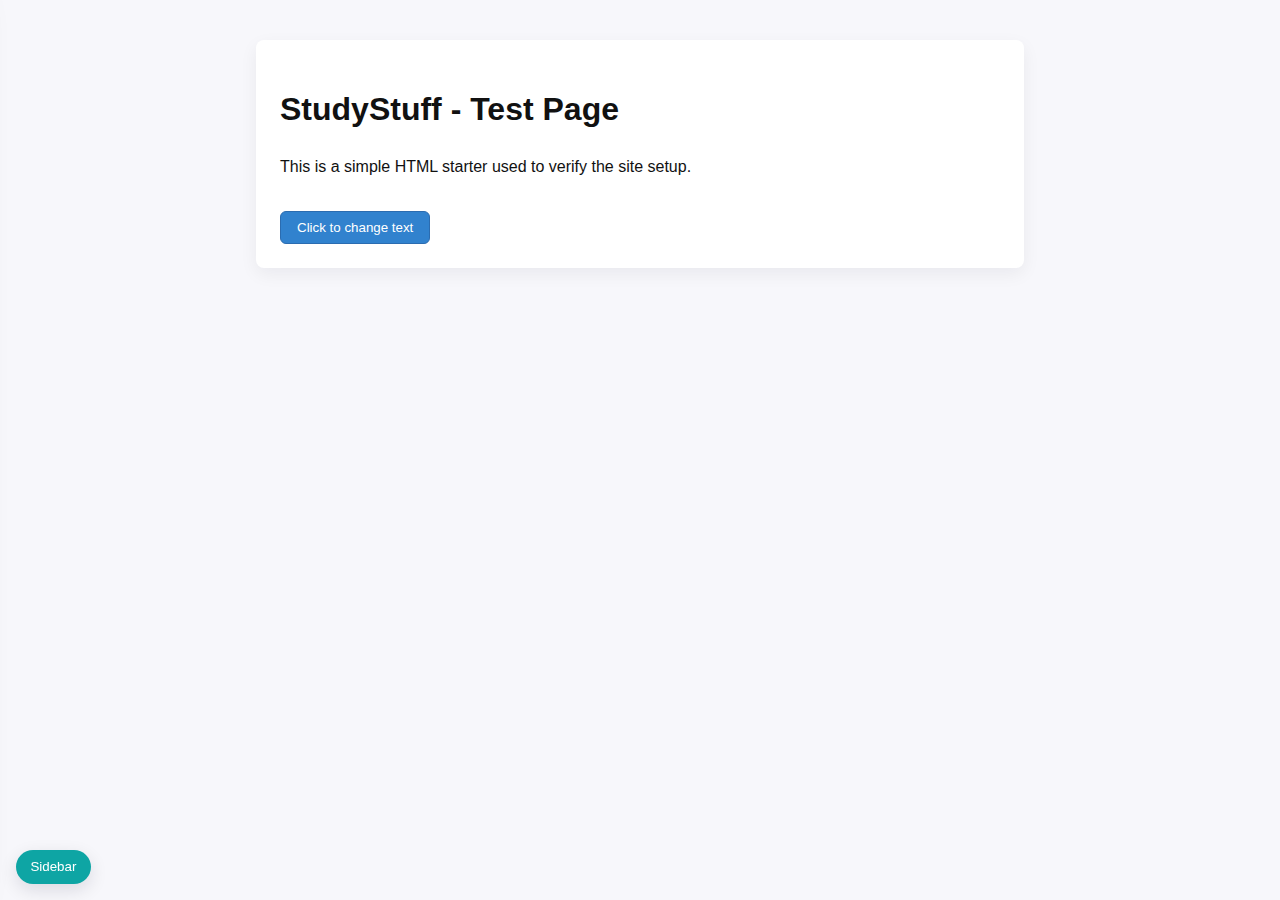
<file: index.html>
<!doctype html>
<html lang="en">
	<head>
		<meta charset="utf-8" />
		<meta name="viewport" content="width=device-width,initial-scale=1" />
		<title>StudyStuff - Test Page</title>
		<style>
			body{font-family:Segoe UI,Roboto,Arial,sans-serif;line-height:1.5;padding:2rem;background:#f7f7fb;color:#111}
			main{max-width:720px;margin:0 auto;background:#fff;padding:1.5rem;border-radius:8px;box-shadow:0 6px 18px rgba(20,20,40,0.06)}
			button{margin-top:1rem;padding:0.5rem 1rem;border-radius:6px;border:1px solid #2b6cb0;background:#3182ce;color:#fff;cursor:pointer}

			/* Sidebar styles similar to 24flight behavior */
			#sidebar-overlay{position:fixed;inset:0;background:rgba(0,0,0,0.35);opacity:0;pointer-events:none;transition:opacity .18s ease;z-index:1190}
			#sidebar-overlay.visible{opacity:1;pointer-events:auto}
			#sidebar{position:fixed;left:0;top:0;height:100%;width:320px;max-width:90vw;background:#fff;border-right:1px solid rgba(0,0,0,0.06);box-shadow:10px 0 30px rgba(20,20,40,0.12);transform:translateX(-110%);transition:transform .22s cubic-bezier(.2,.9,.3,1);display:flex;flex-direction:column;z-index:1200}
			#sidebar.open{transform:translateX(0)}
			#sidebar .sidebar-header{padding:1rem;border-bottom:1px solid rgba(0,0,0,0.04);display:flex;align-items:center;justify-content:space-between}
			#sidebar .sidebar-body{padding:1rem;overflow:auto;flex:1}
			#sidebar .sidebar-body li{cursor:pointer;padding:0.15rem 0.25rem;border-radius:4px}
			#sidebar .sidebar-body li:hover{background:rgba(37,99,235,0.06)}
			#sidebar .sidebar-body li.active{background:rgba(14,165,164,0.12);font-weight:600}
			#open-sidebar-btn{position:fixed;left:1rem;bottom:1rem;z-index:1300;padding:0.6rem 0.9rem;border-radius:999px;border:none;background:#0ea5a4;color:#fff;box-shadow:0 6px 18px rgba(20,20,40,0.12);cursor:pointer}
			#sidebar .close-btn{background:transparent;border:none;font-size:1.1rem;cursor:pointer}
			/* Sidebar action buttons */
			.sidebar-actions{display:flex;gap:0.5rem;flex-wrap:wrap;margin-bottom:0.75rem}
			.sidebar-link{display:inline-block;padding:0.4rem 0.75rem;background:#0ea5a4;color:#fff;border-radius:6px;text-decoration:none;font-weight:600}
			.sidebar-link.secondary{background:#2563eb}
		</style>
	</head>
	<body>
		<!-- Sidebar and controls: placed as direct children of body so fixed positioning works reliably -->
		<button id="open-sidebar-btn" type="button">Sidebar</button>
		<div id="sidebar-overlay"></div>
		<aside id="sidebar" aria-hidden="true">
		  <div class="sidebar-header">
			<strong>StudyStuff:</strong>
			<button class="close-btn" id="close-sidebar" aria-label="Close sidebar">✕</button>
		  </div>
		  <div class="sidebar-body">
						<!-- action buttons removed per request -->
			<section>
			  <h3>Testing:</h3>
								<ul>
									<li class="sidebar-item" data-id="act">ACT</li>
									<li class="sidebar-item" data-id="sat">SAT</li>
									<li class="sidebar-item" data-id="psat">PSAT</li>
								</ul>
			</section>
			<section>
			  <h3>Math:</h3>
								<ul>
									<li class="sidebar-item" data-id="math3">Math III</li>
								</ul>
			</section>
			<section>
			  <h3>History:</h3>
								<ul>
									<li class="sidebar-item" data-id="apworld">AP World History</li>
								</ul>
			</section>
			<section>
			  <h3>Science:</h3>
								<ul>
									<li class="sidebar-item" data-id="bio1">Biology I Honors</li>
								</ul>
			</section>
		  </div>
		</aside>

		<main>
			<h1>StudyStuff - Test Page</h1>
			<p id="message">This is a simple HTML starter used to verify the site setup.</p>
			<button id="testBtn">Click to change text</button>
			<script>
				const btn = document.getElementById('testBtn');
				const msg = document.getElementById('message');
				btn.addEventListener('click', ()=>{
					const now = new Date().toLocaleTimeString();
					msg.textContent = `Button clicked at ${now}`;
				});


				/* Sidebar: use static markup and DOMContentLoaded to ensure elements exist */
			</script>
			<script>
				(function initSidebar(){
					const openBtn = document.getElementById('open-sidebar-btn');
					const overlay = document.getElementById('sidebar-overlay');
					const sidebar = document.getElementById('sidebar');
					const closeBtn = document.getElementById('close-sidebar');

					if (!openBtn || !overlay || !sidebar || !closeBtn) return;

					function showSidebar(){
						sidebar.classList.add('open');
						overlay.classList.add('visible');
						sidebar.setAttribute('aria-hidden', 'false');
					}
					function hideSidebar(){
						sidebar.classList.remove('open');
						overlay.classList.remove('visible');
						sidebar.setAttribute('aria-hidden', 'true');
					}

					openBtn.addEventListener('click', showSidebar);
					closeBtn.addEventListener('click', hideSidebar);
					overlay.addEventListener('click', hideSidebar);
					// Sidebar item click behavior: update main content
					const contentMsg = document.getElementById('message');
					const sidebarItems = Array.from(document.querySelectorAll('.sidebar-item'));
					sidebarItems.forEach(item=>{
						item.addEventListener('click', ()=>{
							const id = item.dataset.id;
							if (id) window.location.href = `${id}.html`;
						});
					});
					document.addEventListener('keydown', (e)=>{ if (e.key === 'Escape') hideSidebar(); });
					// hide when clicking main content
					document.querySelector('main').addEventListener('click', ()=>{ if (sidebar.classList.contains('open')) hideSidebar(); });
				})();
			</script>
		</main>
	</body>
</html>
</file>
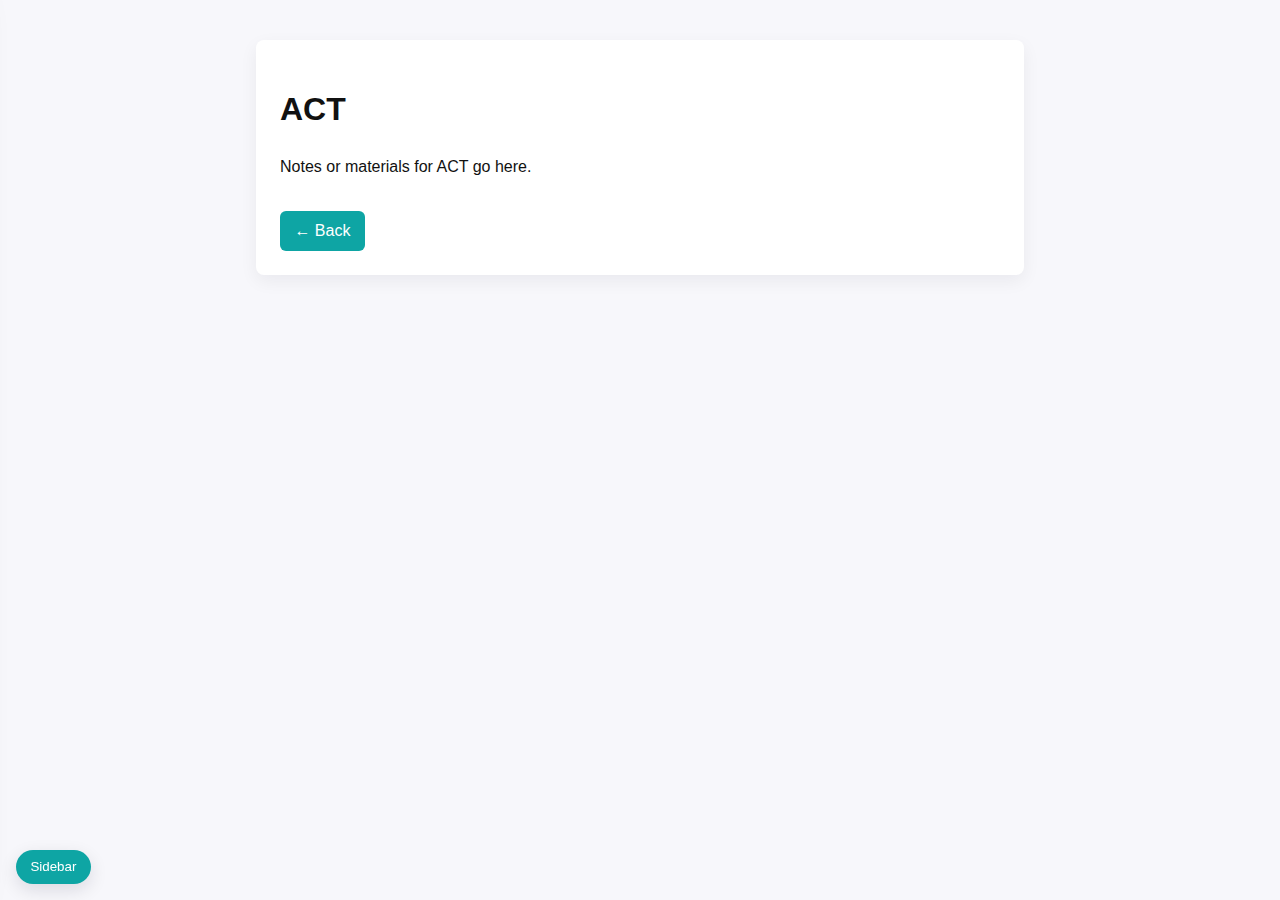
<file: act.html>
<!doctype html>
<html lang="en">
<head>
  <meta charset="utf-8" />
  <meta name="viewport" content="width=device-width,initial-scale=1" />
  <title>ACT - StudyStuff</title>
  <style>
    body{font-family:Segoe UI,Roboto,Arial,sans-serif;line-height:1.5;padding:2rem;background:#f7f7fb;color:#111}
    .card{max-width:720px;margin:0 auto;background:#fff;padding:1.5rem;border-radius:8px;box-shadow:0 6px 18px rgba(20,20,40,0.06)}
    a.button{display:inline-block;margin-top:1rem;padding:0.5rem 0.9rem;background:#0ea5a4;color:#fff;border-radius:6px;text-decoration:none}

    /* Sidebar styles */
    #sidebar-overlay{position:fixed;inset:0;background:rgba(0,0,0,0.35);opacity:0;pointer-events:none;transition:opacity .18s ease;z-index:1190}
    #sidebar-overlay.visible{opacity:1;pointer-events:auto}
    #sidebar{position:fixed;left:0;top:0;height:100%;width:320px;max-width:90vw;background:#fff;border-right:1px solid rgba(0,0,0,0.06);box-shadow:10px 0 30px rgba(20,20,40,0.12);transform:translateX(-110%);transition:transform .22s cubic-bezier(.2,.9,.3,1);display:flex;flex-direction:column;z-index:1200}
    #sidebar.open{transform:translateX(0)}
    #sidebar .sidebar-header{padding:1rem;border-bottom:1px solid rgba(0,0,0,0.04);display:flex;align-items:center;justify-content:space-between}
    #sidebar .sidebar-body{padding:1rem;overflow:auto;flex:1}
    #sidebar .sidebar-body li{cursor:pointer;padding:0.15rem 0.25rem;border-radius:4px}
    #sidebar .sidebar-body li:hover{background:rgba(37,99,235,0.06)}
    #sidebar .sidebar-body li.active{background:rgba(14,165,164,0.12);font-weight:600}
    #open-sidebar-btn{position:fixed;left:1rem;bottom:1rem;z-index:1300;padding:0.6rem 0.9rem;border-radius:999px;border:none;background:#0ea5a4;color:#fff;box-shadow:0 6px 18px rgba(20,20,40,0.12);cursor:pointer}
    #sidebar .close-btn{background:transparent;border:none;font-size:1.1rem;cursor:pointer}
  </style>
</head>
<body>
  <!-- Sidebar -->
  <button id="open-sidebar-btn" type="button">Sidebar</button>
  <div id="sidebar-overlay"></div>
  <aside id="sidebar" aria-hidden="true">
    <div class="sidebar-header">
      <strong>StudyStuff:</strong>
      <button class="close-btn" id="close-sidebar" aria-label="Close sidebar">✕</button>
    </div>
    <div class="sidebar-body">
      <section><h3>Testing:</h3><ul><li class="sidebar-item" data-id="act">ACT</li><li class="sidebar-item" data-id="sat">SAT</li><li class="sidebar-item" data-id="psat">PSAT</li></ul></section>
      <section><h3>Math:</h3><ul><li class="sidebar-item" data-id="math3">Math III</li></ul></section>
      <section><h3>History:</h3><ul><li class="sidebar-item" data-id="apworld">AP World History</li></ul></section>
      <section><h3>Science:</h3><ul><li class="sidebar-item" data-id="bio1">Biology I Honors</li></ul></section>
    </div>
  </aside>

  <div class="card">
    <h1>ACT</h1>
    <p>Notes or materials for ACT go here.</p>
    <a class="button" href="index.html">← Back</a>
  </div>

  <script>
    (function initSidebar(){
      const openBtn = document.getElementById('open-sidebar-btn');
      const overlay = document.getElementById('sidebar-overlay');
      const sidebar = document.getElementById('sidebar');
      const closeBtn = document.getElementById('close-sidebar');
      if (!openBtn || !overlay || !sidebar || !closeBtn) return;
      function showSidebar(){ sidebar.classList.add('open'); overlay.classList.add('visible'); sidebar.setAttribute('aria-hidden','false'); }
      function hideSidebar(){ sidebar.classList.remove('open'); overlay.classList.remove('visible'); sidebar.setAttribute('aria-hidden','true'); }
      openBtn.addEventListener('click', showSidebar);
      closeBtn.addEventListener('click', hideSidebar);
      overlay.addEventListener('click', hideSidebar);
      document.addEventListener('keydown', (e)=>{ if (e.key === 'Escape') hideSidebar(); });
      const sidebarItems = Array.from(document.querySelectorAll('.sidebar-item'));
      sidebarItems.forEach(item=>{ item.addEventListener('click', ()=>{ const id = item.dataset.id; if(id) window.location.href = id + '.html'; }); });
    })();
  </script>

</body>
</html>
</file>
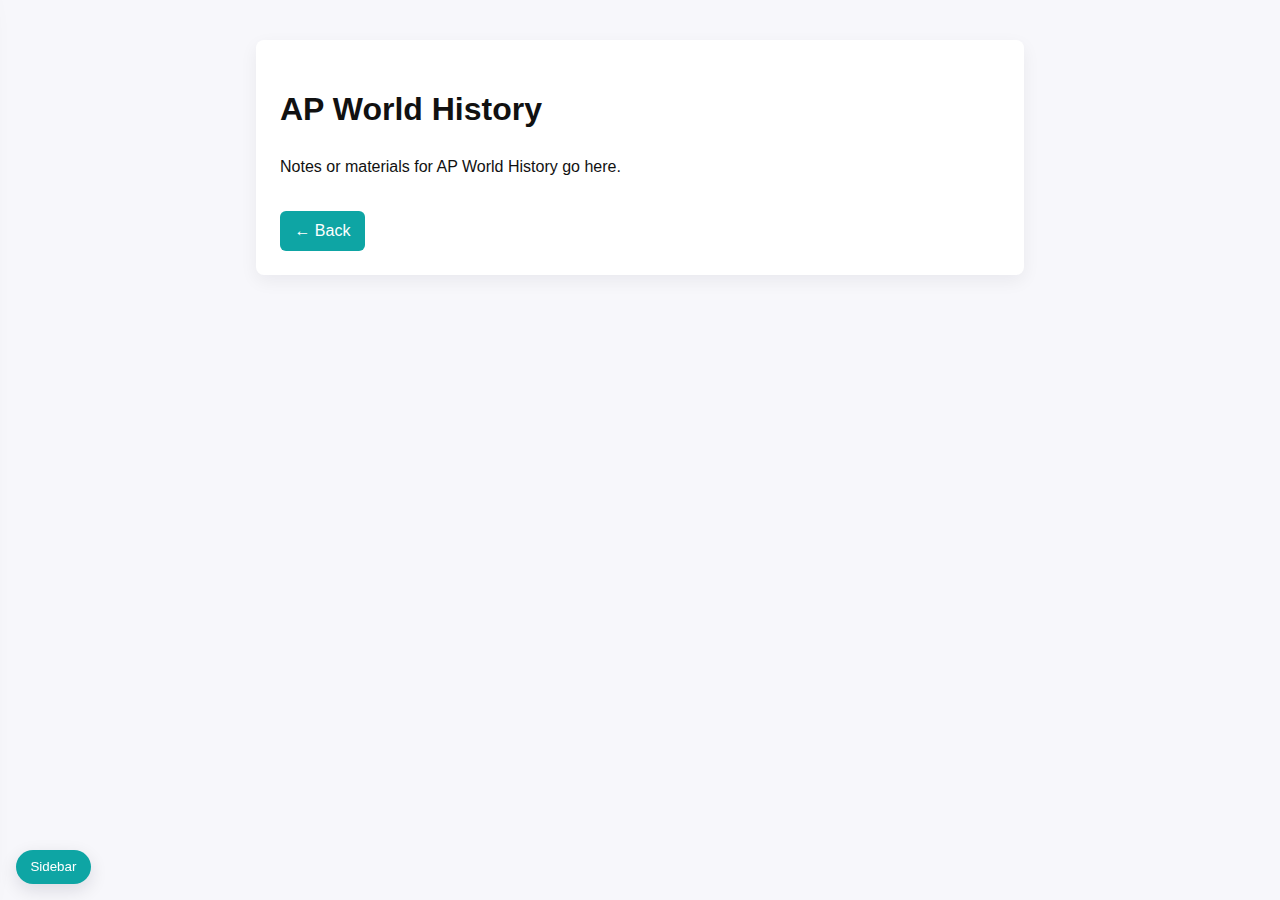
<file: apworld.html>
<!doctype html>
<html lang="en">
<head>
  <meta charset="utf-8" />
  <meta name="viewport" content="width=device-width,initial-scale=1" />
  <title>AP World History — StudyStuff</title>
  <style>
    body{font-family:Segoe UI,Roboto,Arial,sans-serif;line-height:1.5;padding:2rem;background:#f7f7fb;color:#111}
    .card{max-width:720px;margin:0 auto;background:#fff;padding:1.5rem;border-radius:8px;box-shadow:0 6px 18px rgba(20,20,40,0.06)}
    a.button{display:inline-block;margin-top:1rem;padding:0.5rem 0.9rem;background:#0ea5a4;color:#fff;border-radius:6px;text-decoration:none}
    /* Sidebar styles */
    #sidebar-overlay{position:fixed;inset:0;background:rgba(0,0,0,0.35);opacity:0;pointer-events:none;transition:opacity .18s ease;z-index:1190}
    #sidebar-overlay.visible{opacity:1;pointer-events:auto}
    #sidebar{position:fixed;left:0;top:0;height:100%;width:320px;max-width:90vw;background:#fff;border-right:1px solid rgba(0,0,0,0.06);box-shadow:10px 0 30px rgba(20,20,40,0.12);transform:translateX(-110%);transition:transform .22s cubic-bezier(.2,.9,.3,1);display:flex;flex-direction:column;z-index:1200}
    #sidebar.open{transform:translateX(0)}
    #sidebar .sidebar-header{padding:1rem;border-bottom:1px solid rgba(0,0,0,0.04);display:flex;align-items:center;justify-content:space-between}
    #sidebar .sidebar-body{padding:1rem;overflow:auto;flex:1}
    #sidebar .sidebar-body li{cursor:pointer;padding:0.15rem 0.25rem;border-radius:4px}
    #sidebar .sidebar-body li:hover{background:rgba(37,99,235,0.06)}
    #sidebar .sidebar-body li.active{background:rgba(14,165,164,0.12);font-weight:600}
    #open-sidebar-btn{position:fixed;left:1rem;bottom:1rem;z-index:1300;padding:0.6rem 0.9rem;border-radius:999px;border:none;background:#0ea5a4;color:#fff;box-shadow:0 6px 18px rgba(20,20,40,0.12);cursor:pointer}
    #sidebar .close-btn{background:transparent;border:none;font-size:1.1rem;cursor:pointer}
  </style>
</head>
<body>
  <!-- Sidebar -->
  <button id="open-sidebar-btn" type="button" onclick="document.getElementById('sidebar').classList.add('open');document.getElementById('sidebar-overlay').classList.add('visible');document.getElementById('sidebar').setAttribute('aria-hidden','false')">Sidebar</button>
  <div id="sidebar-overlay"></div>
  <aside id="sidebar" aria-hidden="true">
    <div class="sidebar-header">
      <strong>StudyStuff:</strong>
      <button class="close-btn" id="close-sidebar" aria-label="Close sidebar">✕</button>
    </div>
    <div class="sidebar-body">
      <section><h3>Testing:</h3><ul><li class="sidebar-item" data-id="act">ACT</li><li class="sidebar-item" data-id="sat">SAT</li><li class="sidebar-item" data-id="psat">PSAT</li></ul></section>
      <section><h3>Math:</h3><ul><li class="sidebar-item" data-id="math3">Math III</li></ul></section>
      <section><h3>History:</h3><ul><li class="sidebar-item" data-id="apworld">AP World History</li></ul></section>
      <section><h3>Science:</h3><ul><li class="sidebar-item" data-id="bio1">Biology I Honors</li></ul></section>
    </div>
  </aside>

  <div class="card">
    <h1>AP World History</h1>
    <p>Notes or materials for AP World History go here.</p>
    <a class="button" href="index.html">← Back</a>
  </div>

  <script>
    (function initSidebar(){
      const openBtn = document.getElementById('open-sidebar-btn');
      const overlay = document.getElementById('sidebar-overlay');
      const sidebar = document.getElementById('sidebar');
      const closeBtn = document.getElementById('close-sidebar');
      if (!openBtn || !overlay || !sidebar || !closeBtn) return;
      function showSidebar(){ sidebar.classList.add('open'); overlay.classList.add('visible'); sidebar.setAttribute('aria-hidden','false'); }
      function hideSidebar(){ sidebar.classList.remove('open'); overlay.classList.remove('visible'); sidebar.setAttribute('aria-hidden','true'); }
      openBtn.addEventListener('click', showSidebar);
      closeBtn.addEventListener('click', hideSidebar);
      overlay.addEventListener('click', hideSidebar);
      document.addEventListener('keydown', (e)=>{ if (e.key === 'Escape') hideSidebar(); });
      const sidebarItems = Array.from(document.querySelectorAll('.sidebar-item'));
      sidebarItems.forEach(item=>{ item.addEventListener('click', ()=>{ const id = item.dataset.id; if(id) window.location.href = id + '.html'; }); });
    })();
  </script>

</body>
</html>
</file>
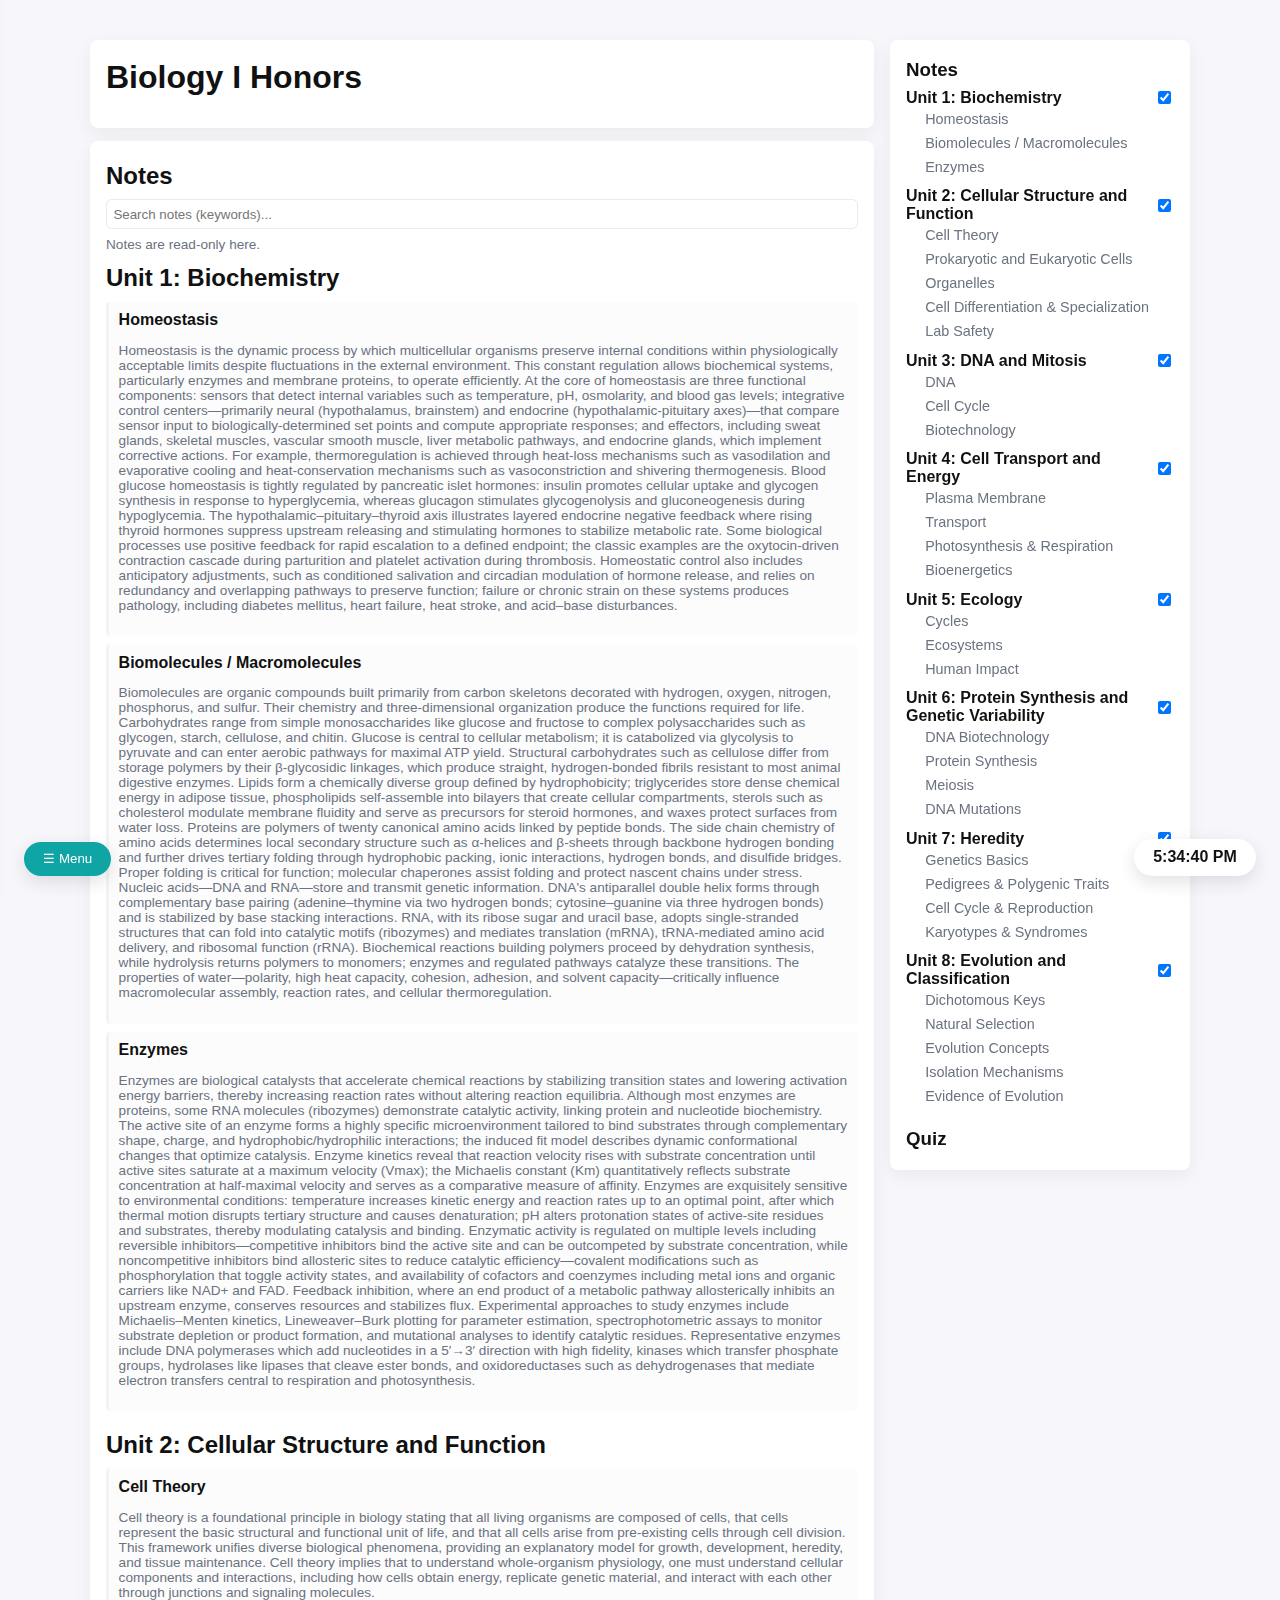
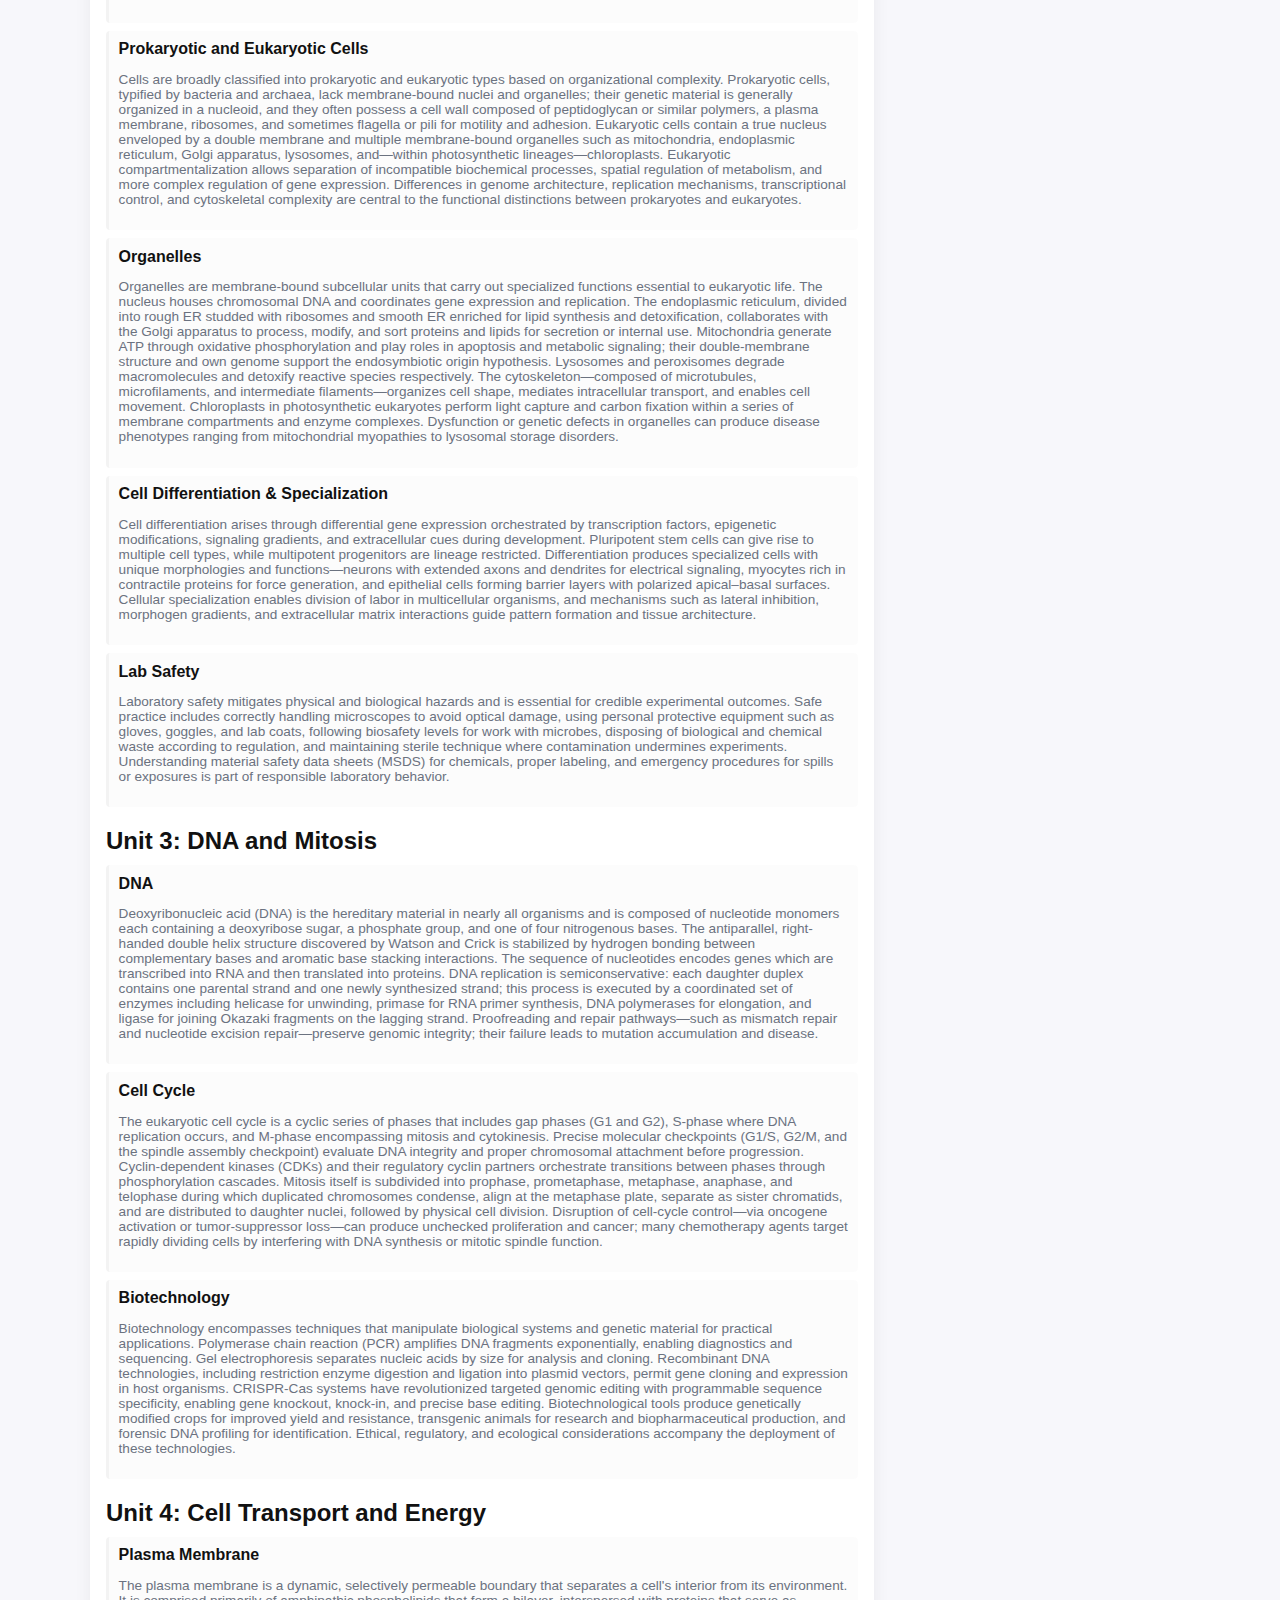
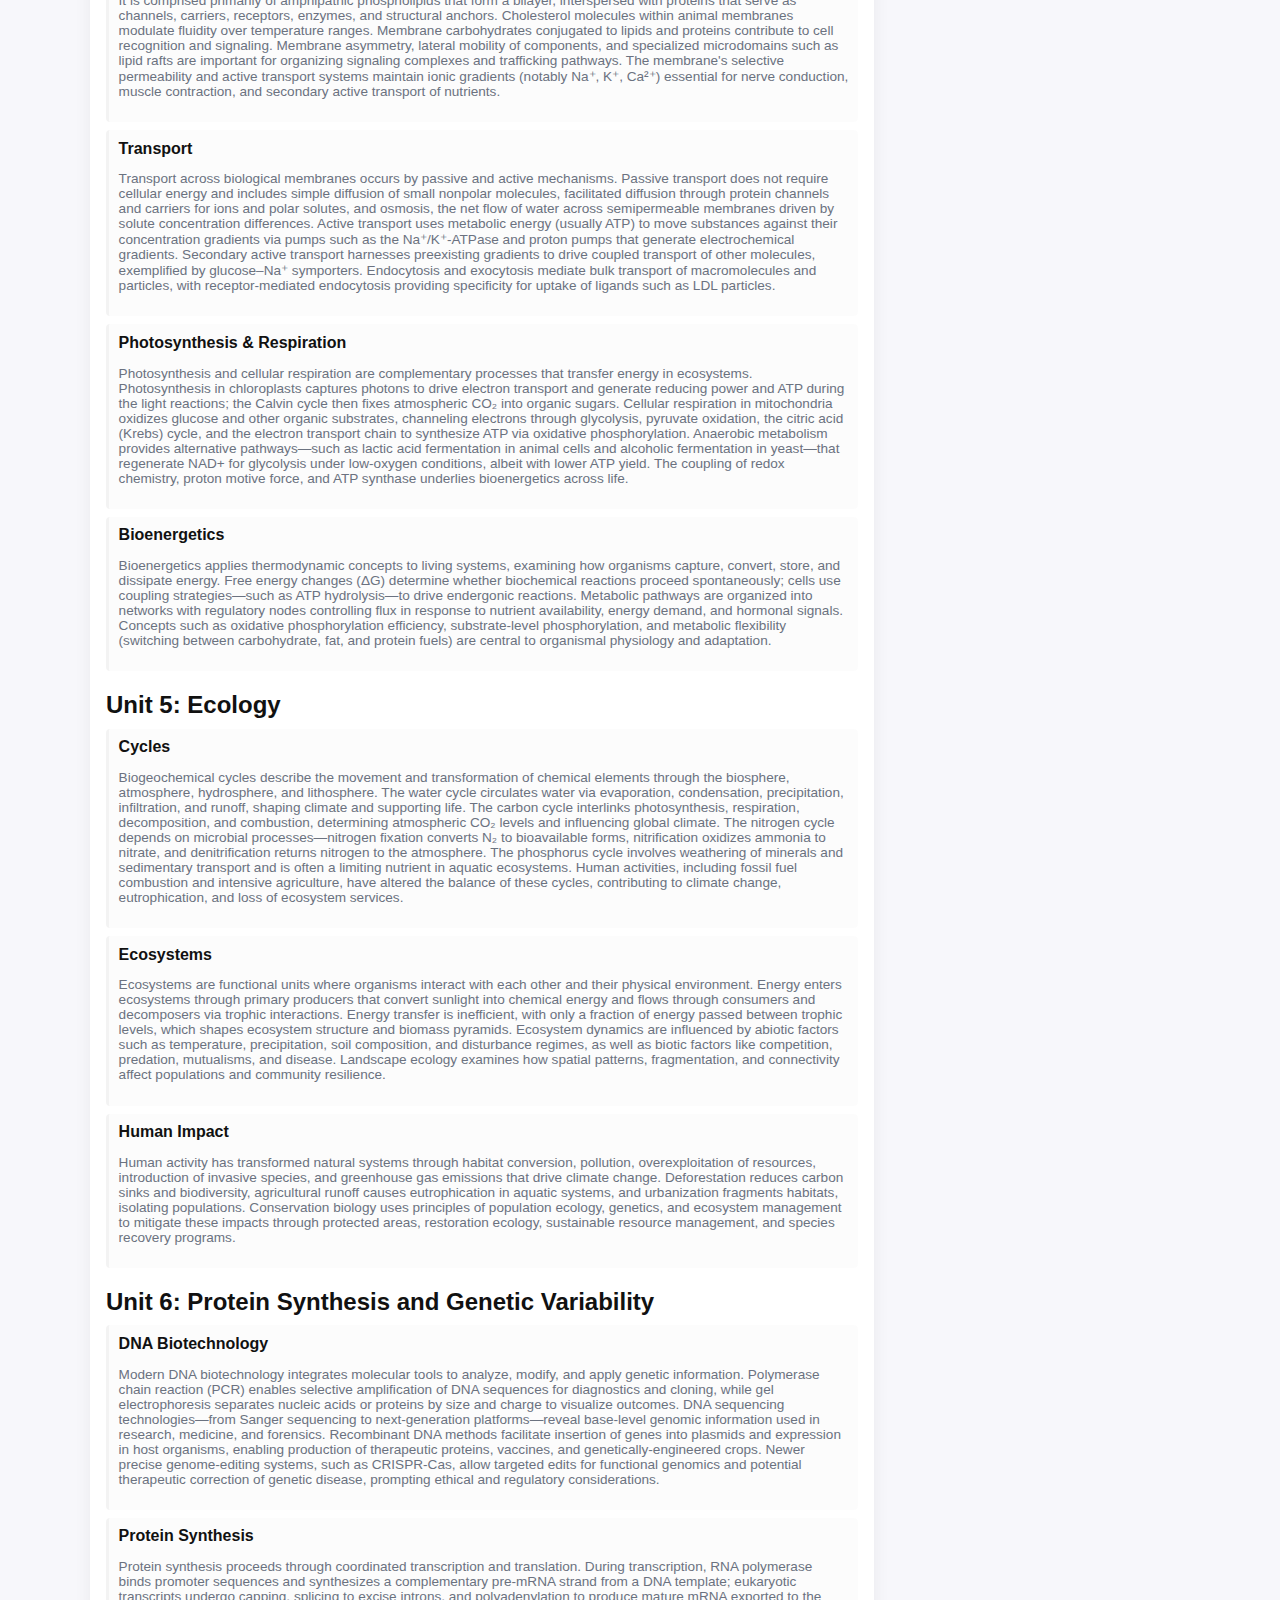
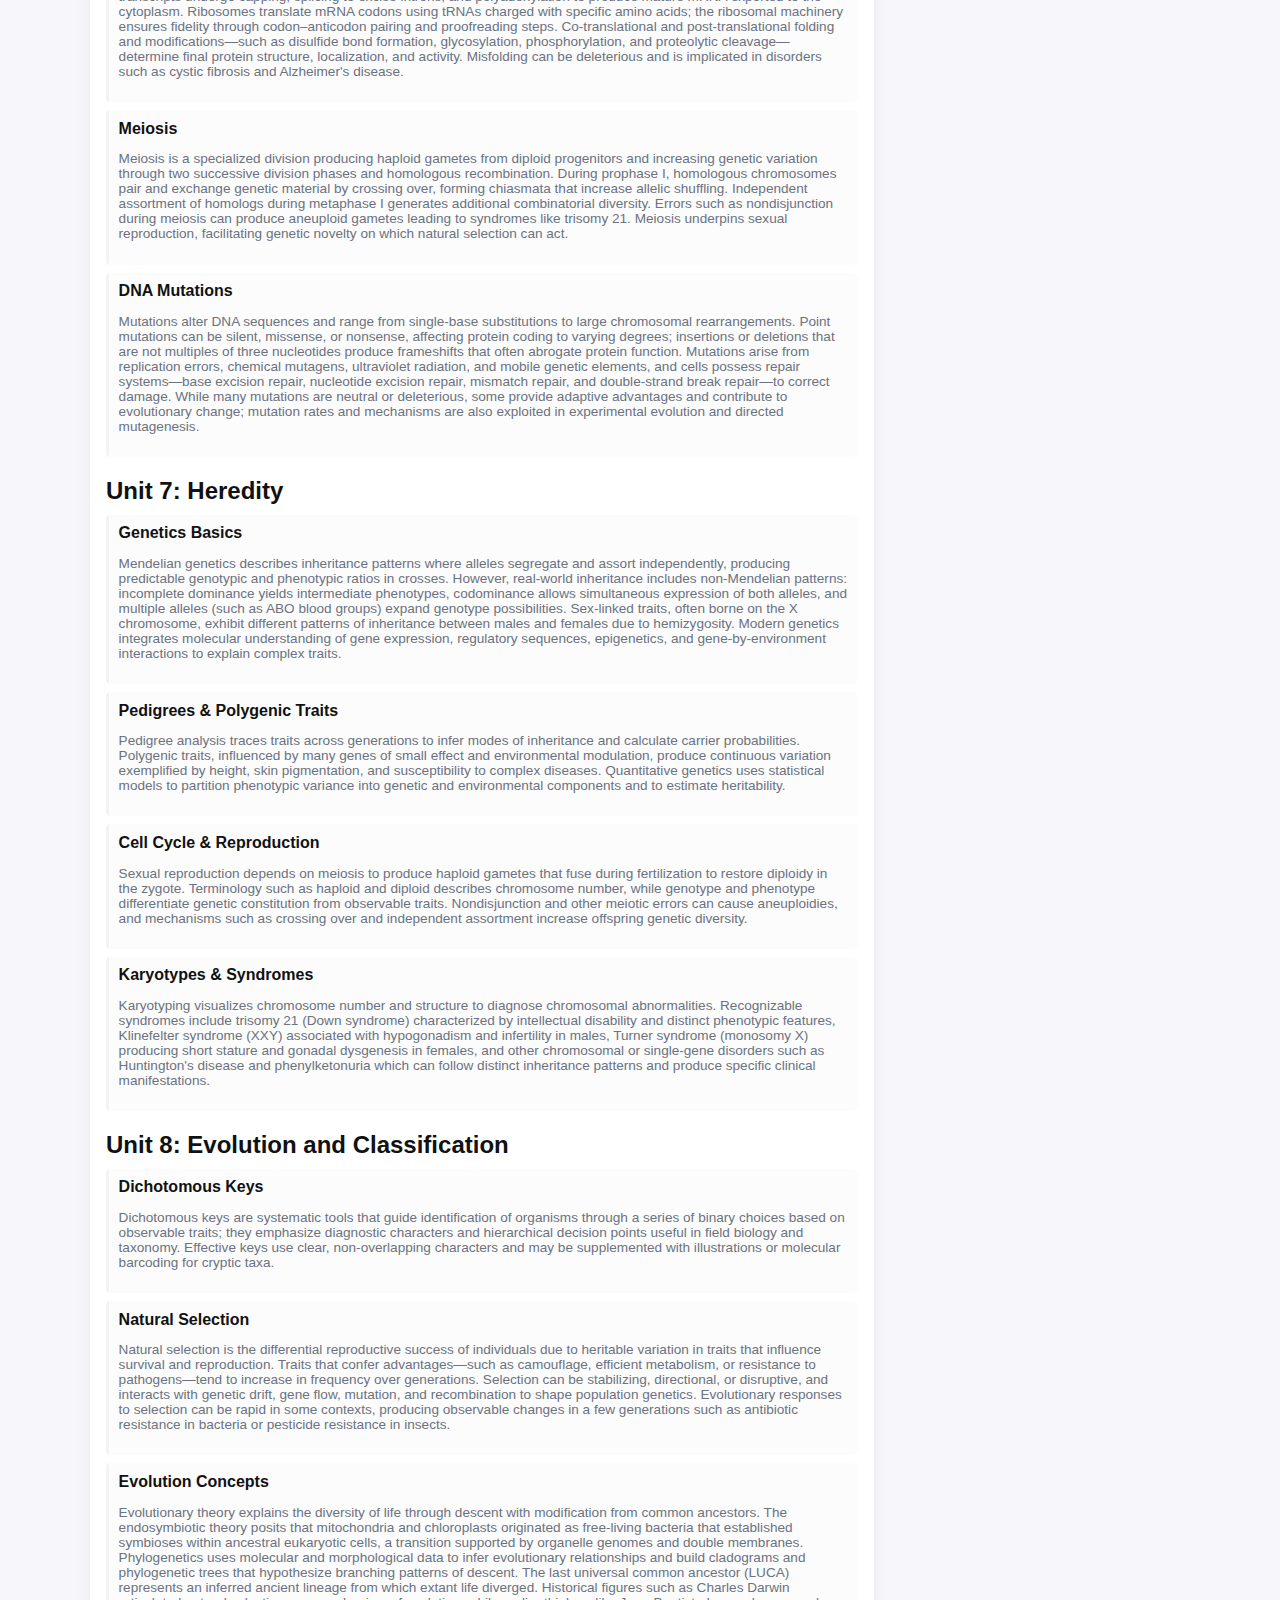
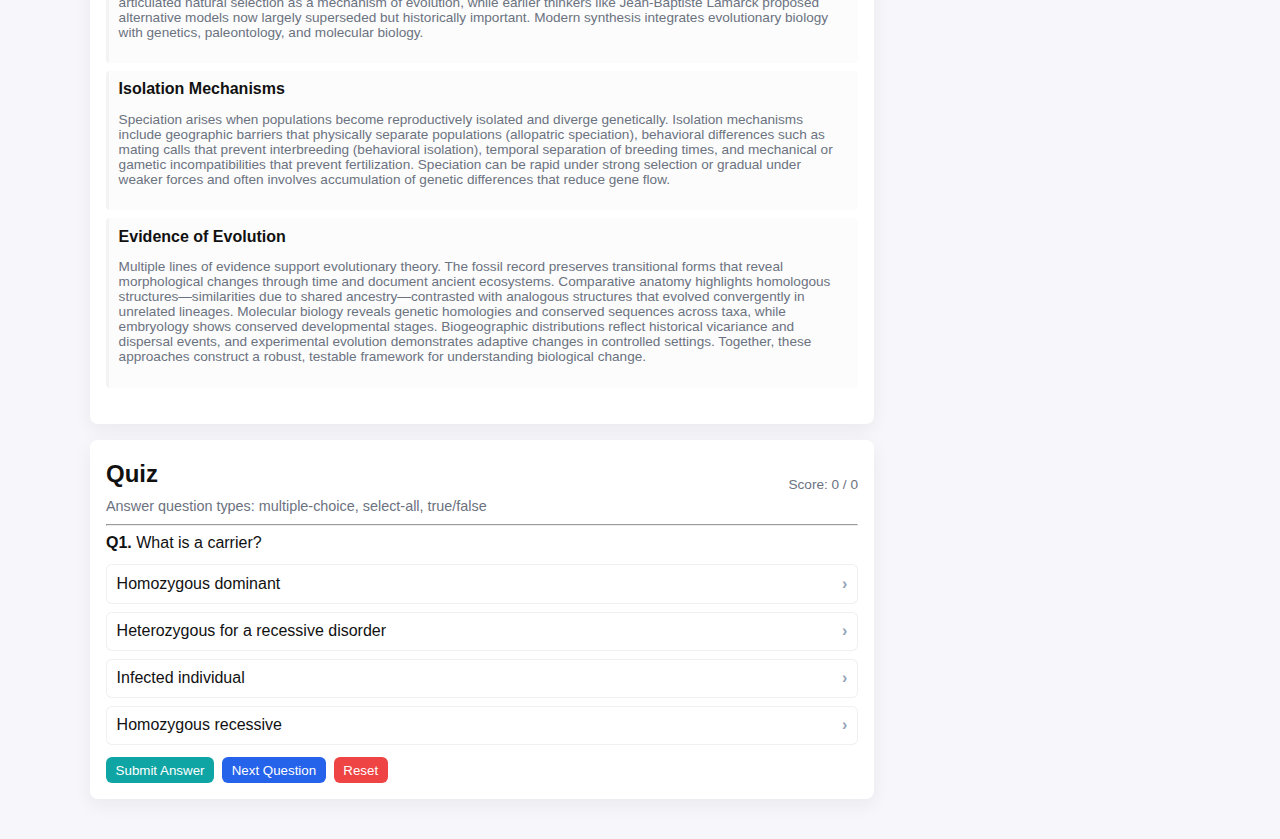
<file: bio1.html>
<!doctype html>
<html lang="en">
<head>
  <meta charset="utf-8" />
  <meta name="viewport" content="width=device-width,initial-scale=1" />
  <title>Biology I — StudyStuff</title>
  <link rel="stylesheet" href="bio1.css" />
</head>
<body>
  <button id="open-sidebar-btn" type="button">☰ Menu</button>
  <div id="clock"></div>
  <div id="sidebar-overlay"></div>
  <aside id="sidebar" aria-hidden="true">
    <div class="sidebar-header">
      <strong>StudyStuff:</strong>
      <button class="close-btn" id="close-sidebar" aria-label="Close sidebar">✕</button>
    </div>
    <div class="sidebar-body">
      <section><h3>Testing:</h3><ul><li class="sidebar-item" data-id="act">ACT</li><li class="sidebar-item" data-id="sat">SAT</li><li class="sidebar-item" data-id="psat">PSAT</li></ul></section>
      <section><h3>Math:</h3><ul><li class="sidebar-item" data-id="math3">Math III</li></ul></section>
      <section><h3>History:</h3><ul><li class="sidebar-item" data-id="apworld">AP World History</li></ul></section>
      <section><h3>Science:</h3><ul><li class="sidebar-item" data-id="bio1">Biology I Honors</li></ul></section>
    </div>
  </aside>
  <div class="page">
    <div>
      <div class="card" style="margin-bottom:.8rem">
        <h1>Biology I Honors</h1>
      </div>

      <div id="notes-card" class="card">
        <h2>Notes</h2>
        <div class="note-controls">
          <input id="search-notes" class="search" placeholder="Search notes (keywords)..." />
          <span class="micro">Notes are read-only here.</span>
        </div>
        <div id="notes" class="notes">
          <div id="course-content">

  <div class="unit" id="unit1" data-unit="unit1">
            <h2>Unit 1: Biochemistry</h2>

    <div class="subunit" id="u1-s1">
      <strong>Homeostasis</strong>
      <p class="micro">
        Homeostasis is the dynamic process by which multicellular organisms preserve internal conditions within physiologically acceptable limits despite fluctuations in the external environment. This constant regulation allows biochemical systems, particularly enzymes and membrane proteins, to operate efficiently. At the core of homeostasis are three functional components: sensors that detect internal variables such as temperature, pH, osmolarity, and blood gas levels; integrative control centers—primarily neural (hypothalamus, brainstem) and endocrine (hypothalamic-pituitary axes)—that compare sensor input to biologically-determined set points and compute appropriate responses; and effectors, including sweat glands, skeletal muscles, vascular smooth muscle, liver metabolic pathways, and endocrine glands, which implement corrective actions. For example, thermoregulation is achieved through heat-loss mechanisms such as vasodilation and evaporative cooling and heat-conservation mechanisms such as vasoconstriction and shivering thermogenesis. Blood glucose homeostasis is tightly regulated by pancreatic islet hormones: insulin promotes cellular uptake and glycogen synthesis in response to hyperglycemia, whereas glucagon stimulates glycogenolysis and gluconeogenesis during hypoglycemia. The hypothalamic–pituitary–thyroid axis illustrates layered endocrine negative feedback where rising thyroid hormones suppress upstream releasing and stimulating hormones to stabilize metabolic rate. Some biological processes use positive feedback for rapid escalation to a defined endpoint; the classic examples are the oxytocin-driven contraction cascade during parturition and platelet activation during thrombosis. Homeostatic control also includes anticipatory adjustments, such as conditioned salivation and circadian modulation of hormone release, and relies on redundancy and overlapping pathways to preserve function; failure or chronic strain on these systems produces pathology, including diabetes mellitus, heart failure, heat stroke, and acid–base disturbances.
      </p>
    </div>

            <div class="subunit" id="u1-s2">
      <strong>Biomolecules / Macromolecules</strong>
      <p class="micro">
        Biomolecules are organic compounds built primarily from carbon skeletons decorated with hydrogen, oxygen, nitrogen, phosphorus, and sulfur. Their chemistry and three-dimensional organization produce the functions required for life. Carbohydrates range from simple monosaccharides like glucose and fructose to complex polysaccharides such as glycogen, starch, cellulose, and chitin. Glucose is central to cellular metabolism; it is catabolized via glycolysis to pyruvate and can enter aerobic pathways for maximal ATP yield. Structural carbohydrates such as cellulose differ from storage polymers by their β-glycosidic linkages, which produce straight, hydrogen-bonded fibrils resistant to most animal digestive enzymes. Lipids form a chemically diverse group defined by hydrophobicity; triglycerides store dense chemical energy in adipose tissue, phospholipids self-assemble into bilayers that create cellular compartments, sterols such as cholesterol modulate membrane fluidity and serve as precursors for steroid hormones, and waxes protect surfaces from water loss. Proteins are polymers of twenty canonical amino acids linked by peptide bonds. The side chain chemistry of amino acids determines local secondary structure such as α-helices and β-sheets through backbone hydrogen bonding and further drives tertiary folding through hydrophobic packing, ionic interactions, hydrogen bonds, and disulfide bridges. Proper folding is critical for function; molecular chaperones assist folding and protect nascent chains under stress. Nucleic acids—DNA and RNA—store and transmit genetic information. DNA's antiparallel double helix forms through complementary base pairing (adenine–thymine via two hydrogen bonds; cytosine–guanine via three hydrogen bonds) and is stabilized by base stacking interactions. RNA, with its ribose sugar and uracil base, adopts single-stranded structures that can fold into catalytic motifs (ribozymes) and mediates translation (mRNA), tRNA-mediated amino acid delivery, and ribosomal function (rRNA). Biochemical reactions building polymers proceed by dehydration synthesis, while hydrolysis returns polymers to monomers; enzymes and regulated pathways catalyze these transitions. The properties of water—polarity, high heat capacity, cohesion, adhesion, and solvent capacity—critically influence macromolecular assembly, reaction rates, and cellular thermoregulation.
      </p>
    </div>

    <div class="subunit" id="u1-s3">
      <strong>Enzymes</strong>
      <p class="micro">
        Enzymes are biological catalysts that accelerate chemical reactions by stabilizing transition states and lowering activation energy barriers, thereby increasing reaction rates without altering reaction equilibria. Although most enzymes are proteins, some RNA molecules (ribozymes) demonstrate catalytic activity, linking protein and nucleotide biochemistry. The active site of an enzyme forms a highly specific microenvironment tailored to bind substrates through complementary shape, charge, and hydrophobic/hydrophilic interactions; the induced fit model describes dynamic conformational changes that optimize catalysis. Enzyme kinetics reveal that reaction velocity rises with substrate concentration until active sites saturate at a maximum velocity (Vmax); the Michaelis constant (Km) quantitatively reflects substrate concentration at half-maximal velocity and serves as a comparative measure of affinity. Enzymes are exquisitely sensitive to environmental conditions: temperature increases kinetic energy and reaction rates up to an optimal point, after which thermal motion disrupts tertiary structure and causes denaturation; pH alters protonation states of active-site residues and substrates, thereby modulating catalysis and binding. Enzymatic activity is regulated on multiple levels including reversible inhibitors—competitive inhibitors bind the active site and can be outcompeted by substrate concentration, while noncompetitive inhibitors bind allosteric sites to reduce catalytic efficiency—covalent modifications such as phosphorylation that toggle activity states, and availability of cofactors and coenzymes including metal ions and organic carriers like NAD+ and FAD. Feedback inhibition, where an end product of a metabolic pathway allosterically inhibits an upstream enzyme, conserves resources and stabilizes flux. Experimental approaches to study enzymes include Michaelis–Menten kinetics, Lineweaver–Burk plotting for parameter estimation, spectrophotometric assays to monitor substrate depletion or product formation, and mutational analyses to identify catalytic residues. Representative enzymes include DNA polymerases which add nucleotides in a 5′→3′ direction with high fidelity, kinases which transfer phosphate groups, hydrolases like lipases that cleave ester bonds, and oxidoreductases such as dehydrogenases that mediate electron transfers central to respiration and photosynthesis.
      </p>
    </div>
          </div>

  <div class="unit" id="unit2" data-unit="unit2">
    <h2>Unit 2: Cellular Structure and Function</h2>

    <div class="subunit" id="u2-s1">
      <strong>Cell Theory</strong>
      <p class="micro">
        Cell theory is a foundational principle in biology stating that all living organisms are composed of cells, that cells represent the basic structural and functional unit of life, and that all cells arise from pre-existing cells through cell division. This framework unifies diverse biological phenomena, providing an explanatory model for growth, development, heredity, and tissue maintenance. Cell theory implies that to understand whole-organism physiology, one must understand cellular components and interactions, including how cells obtain energy, replicate genetic material, and interact with each other through junctions and signaling molecules.
      </p>
    </div>

    <div class="subunit" id="u2-s2">
      <strong>Prokaryotic and Eukaryotic Cells</strong>
      <p class="micro">
        Cells are broadly classified into prokaryotic and eukaryotic types based on organizational complexity. Prokaryotic cells, typified by bacteria and archaea, lack membrane-bound nuclei and organelles; their genetic material is generally organized in a nucleoid, and they often possess a cell wall composed of peptidoglycan or similar polymers, a plasma membrane, ribosomes, and sometimes flagella or pili for motility and adhesion. Eukaryotic cells contain a true nucleus enveloped by a double membrane and multiple membrane-bound organelles such as mitochondria, endoplasmic reticulum, Golgi apparatus, lysosomes, and—within photosynthetic lineages—chloroplasts. Eukaryotic compartmentalization allows separation of incompatible biochemical processes, spatial regulation of metabolism, and more complex regulation of gene expression. Differences in genome architecture, replication mechanisms, transcriptional control, and cytoskeletal complexity are central to the functional distinctions between prokaryotes and eukaryotes.
      </p>
    </div>

    <div class="subunit" id="u2-s3">
      <strong>Organelles</strong>
      <p class="micro">
        Organelles are membrane-bound subcellular units that carry out specialized functions essential to eukaryotic life. The nucleus houses chromosomal DNA and coordinates gene expression and replication. The endoplasmic reticulum, divided into rough ER studded with ribosomes and smooth ER enriched for lipid synthesis and detoxification, collaborates with the Golgi apparatus to process, modify, and sort proteins and lipids for secretion or internal use. Mitochondria generate ATP through oxidative phosphorylation and play roles in apoptosis and metabolic signaling; their double-membrane structure and own genome support the endosymbiotic origin hypothesis. Lysosomes and peroxisomes degrade macromolecules and detoxify reactive species respectively. The cytoskeleton—composed of microtubules, microfilaments, and intermediate filaments—organizes cell shape, mediates intracellular transport, and enables cell movement. Chloroplasts in photosynthetic eukaryotes perform light capture and carbon fixation within a series of membrane compartments and enzyme complexes. Dysfunction or genetic defects in organelles can produce disease phenotypes ranging from mitochondrial myopathies to lysosomal storage disorders.
      </p>
    </div>

    <div class="subunit" id="u2-s4">
      <strong>Cell Differentiation & Specialization</strong>
      <p class="micro">
        Cell differentiation arises through differential gene expression orchestrated by transcription factors, epigenetic modifications, signaling gradients, and extracellular cues during development. Pluripotent stem cells can give rise to multiple cell types, while multipotent progenitors are lineage restricted. Differentiation produces specialized cells with unique morphologies and functions—neurons with extended axons and dendrites for electrical signaling, myocytes rich in contractile proteins for force generation, and epithelial cells forming barrier layers with polarized apical–basal surfaces. Cellular specialization enables division of labor in multicellular organisms, and mechanisms such as lateral inhibition, morphogen gradients, and extracellular matrix interactions guide pattern formation and tissue architecture.
      </p>
    </div>

    <div class="subunit" id="u2-s5">
      <strong>Lab Safety</strong>
      <p class="micro">
        Laboratory safety mitigates physical and biological hazards and is essential for credible experimental outcomes. Safe practice includes correctly handling microscopes to avoid optical damage, using personal protective equipment such as gloves, goggles, and lab coats, following biosafety levels for work with microbes, disposing of biological and chemical waste according to regulation, and maintaining sterile technique where contamination undermines experiments. Understanding material safety data sheets (MSDS) for chemicals, proper labeling, and emergency procedures for spills or exposures is part of responsible laboratory behavior.
      </p>
    </div>
  </div>

  <div class="unit" id="unit3" data-unit="unit3">
    <h2>Unit 3: DNA and Mitosis</h2>

    <div class="subunit" id="u3-s1">
      <strong>DNA</strong>
      <p class="micro">
        Deoxyribonucleic acid (DNA) is the hereditary material in nearly all organisms and is composed of nucleotide monomers each containing a deoxyribose sugar, a phosphate group, and one of four nitrogenous bases. The antiparallel, right-handed double helix structure discovered by Watson and Crick is stabilized by hydrogen bonding between complementary bases and aromatic base stacking interactions. The sequence of nucleotides encodes genes which are transcribed into RNA and then translated into proteins. DNA replication is semiconservative: each daughter duplex contains one parental strand and one newly synthesized strand; this process is executed by a coordinated set of enzymes including helicase for unwinding, primase for RNA primer synthesis, DNA polymerases for elongation, and ligase for joining Okazaki fragments on the lagging strand. Proofreading and repair pathways—such as mismatch repair and nucleotide excision repair—preserve genomic integrity; their failure leads to mutation accumulation and disease.
      </p>
    </div>

    <div class="subunit" id="u3-s2">
      <strong>Cell Cycle</strong>
      <p class="micro">
        The eukaryotic cell cycle is a cyclic series of phases that includes gap phases (G1 and G2), S-phase where DNA replication occurs, and M-phase encompassing mitosis and cytokinesis. Precise molecular checkpoints (G1/S, G2/M, and the spindle assembly checkpoint) evaluate DNA integrity and proper chromosomal attachment before progression. Cyclin-dependent kinases (CDKs) and their regulatory cyclin partners orchestrate transitions between phases through phosphorylation cascades. Mitosis itself is subdivided into prophase, prometaphase, metaphase, anaphase, and telophase during which duplicated chromosomes condense, align at the metaphase plate, separate as sister chromatids, and are distributed to daughter nuclei, followed by physical cell division. Disruption of cell-cycle control—via oncogene activation or tumor-suppressor loss—can produce unchecked proliferation and cancer; many chemotherapy agents target rapidly dividing cells by interfering with DNA synthesis or mitotic spindle function.
      </p>
    </div>

    <div class="subunit" id="u3-s3">
      <strong>Biotechnology</strong>
      <p class="micro">
        Biotechnology encompasses techniques that manipulate biological systems and genetic material for practical applications. Polymerase chain reaction (PCR) amplifies DNA fragments exponentially, enabling diagnostics and sequencing. Gel electrophoresis separates nucleic acids by size for analysis and cloning. Recombinant DNA technologies, including restriction enzyme digestion and ligation into plasmid vectors, permit gene cloning and expression in host organisms. CRISPR-Cas systems have revolutionized targeted genomic editing with programmable sequence specificity, enabling gene knockout, knock-in, and precise base editing. Biotechnological tools produce genetically modified crops for improved yield and resistance, transgenic animals for research and biopharmaceutical production, and forensic DNA profiling for identification. Ethical, regulatory, and ecological considerations accompany the deployment of these technologies.
      </p>
    </div>
  </div>

  <div class="unit" id="unit4" data-unit="unit4">
    <h2>Unit 4: Cell Transport and Energy</h2>

    <div class="subunit" id="u4-s1">
      <strong>Plasma Membrane</strong>
      <p class="micro">
        The plasma membrane is a dynamic, selectively permeable boundary that separates a cell's interior from its environment. It is comprised primarily of amphipathic phospholipids that form a bilayer, interspersed with proteins that serve as channels, carriers, receptors, enzymes, and structural anchors. Cholesterol molecules within animal membranes modulate fluidity over temperature ranges. Membrane carbohydrates conjugated to lipids and proteins contribute to cell recognition and signaling. Membrane asymmetry, lateral mobility of components, and specialized microdomains such as lipid rafts are important for organizing signaling complexes and trafficking pathways. The membrane's selective permeability and active transport systems maintain ionic gradients (notably Na⁺, K⁺, Ca²⁺) essential for nerve conduction, muscle contraction, and secondary active transport of nutrients.
      </p>
    </div>

    <div class="subunit" id="u4-s2">
      <strong>Transport</strong>
      <p class="micro">
        Transport across biological membranes occurs by passive and active mechanisms. Passive transport does not require cellular energy and includes simple diffusion of small nonpolar molecules, facilitated diffusion through protein channels and carriers for ions and polar solutes, and osmosis, the net flow of water across semipermeable membranes driven by solute concentration differences. Active transport uses metabolic energy (usually ATP) to move substances against their concentration gradients via pumps such as the Na⁺/K⁺-ATPase and proton pumps that generate electrochemical gradients. Secondary active transport harnesses preexisting gradients to drive coupled transport of other molecules, exemplified by glucose–Na⁺ symporters. Endocytosis and exocytosis mediate bulk transport of macromolecules and particles, with receptor-mediated endocytosis providing specificity for uptake of ligands such as LDL particles.
      </p>
    </div>

    <div class="subunit" id="u4-s3">
      <strong>Photosynthesis & Respiration</strong>
      <p class="micro">
        Photosynthesis and cellular respiration are complementary processes that transfer energy in ecosystems. Photosynthesis in chloroplasts captures photons to drive electron transport and generate reducing power and ATP during the light reactions; the Calvin cycle then fixes atmospheric CO₂ into organic sugars. Cellular respiration in mitochondria oxidizes glucose and other organic substrates, channeling electrons through glycolysis, pyruvate oxidation, the citric acid (Krebs) cycle, and the electron transport chain to synthesize ATP via oxidative phosphorylation. Anaerobic metabolism provides alternative pathways—such as lactic acid fermentation in animal cells and alcoholic fermentation in yeast—that regenerate NAD+ for glycolysis under low-oxygen conditions, albeit with lower ATP yield. The coupling of redox chemistry, proton motive force, and ATP synthase underlies bioenergetics across life.
      </p>
    </div>

    <div class="subunit" id="u4-s4">
      <strong>Bioenergetics</strong>
      <p class="micro">
        Bioenergetics applies thermodynamic concepts to living systems, examining how organisms capture, convert, store, and dissipate energy. Free energy changes (ΔG) determine whether biochemical reactions proceed spontaneously; cells use coupling strategies—such as ATP hydrolysis—to drive endergonic reactions. Metabolic pathways are organized into networks with regulatory nodes controlling flux in response to nutrient availability, energy demand, and hormonal signals. Concepts such as oxidative phosphorylation efficiency, substrate-level phosphorylation, and metabolic flexibility (switching between carbohydrate, fat, and protein fuels) are central to organismal physiology and adaptation.
      </p>
    </div>
  </div>

  <div class="unit" id="unit5" data-unit="unit5">
    <h2>Unit 5: Ecology</h2>

    <div class="subunit" id="u5-s1">
      <strong>Cycles</strong>
      <p class="micro">
        Biogeochemical cycles describe the movement and transformation of chemical elements through the biosphere, atmosphere, hydrosphere, and lithosphere. The water cycle circulates water via evaporation, condensation, precipitation, infiltration, and runoff, shaping climate and supporting life. The carbon cycle interlinks photosynthesis, respiration, decomposition, and combustion, determining atmospheric CO₂ levels and influencing global climate. The nitrogen cycle depends on microbial processes—nitrogen fixation converts N₂ to bioavailable forms, nitrification oxidizes ammonia to nitrate, and denitrification returns nitrogen to the atmosphere. The phosphorus cycle involves weathering of minerals and sedimentary transport and is often a limiting nutrient in aquatic ecosystems. Human activities, including fossil fuel combustion and intensive agriculture, have altered the balance of these cycles, contributing to climate change, eutrophication, and loss of ecosystem services.
      </p>
    </div>

    <div class="subunit" id="u5-s2">
      <strong>Ecosystems</strong>
      <p class="micro">
        Ecosystems are functional units where organisms interact with each other and their physical environment. Energy enters ecosystems through primary producers that convert sunlight into chemical energy and flows through consumers and decomposers via trophic interactions. Energy transfer is inefficient, with only a fraction of energy passed between trophic levels, which shapes ecosystem structure and biomass pyramids. Ecosystem dynamics are influenced by abiotic factors such as temperature, precipitation, soil composition, and disturbance regimes, as well as biotic factors like competition, predation, mutualisms, and disease. Landscape ecology examines how spatial patterns, fragmentation, and connectivity affect populations and community resilience.
      </p>
    </div>

    <div class="subunit" id="u5-s3">
      <strong>Human Impact</strong>
      <p class="micro">
        Human activity has transformed natural systems through habitat conversion, pollution, overexploitation of resources, introduction of invasive species, and greenhouse gas emissions that drive climate change. Deforestation reduces carbon sinks and biodiversity, agricultural runoff causes eutrophication in aquatic systems, and urbanization fragments habitats, isolating populations. Conservation biology uses principles of population ecology, genetics, and ecosystem management to mitigate these impacts through protected areas, restoration ecology, sustainable resource management, and species recovery programs.
      </p>
    </div>
  </div>

  <div class="unit" id="unit6" data-unit="unit6">
    <h2>Unit 6: Protein Synthesis and Genetic Variability</h2>

    <div class="subunit" id="u6-s1">
      <strong>DNA Biotechnology</strong>
      <p class="micro">
        Modern DNA biotechnology integrates molecular tools to analyze, modify, and apply genetic information. Polymerase chain reaction (PCR) enables selective amplification of DNA sequences for diagnostics and cloning, while gel electrophoresis separates nucleic acids or proteins by size and charge to visualize outcomes. DNA sequencing technologies—from Sanger sequencing to next-generation platforms—reveal base-level genomic information used in research, medicine, and forensics. Recombinant DNA methods facilitate insertion of genes into plasmids and expression in host organisms, enabling production of therapeutic proteins, vaccines, and genetically-engineered crops. Newer precise genome-editing systems, such as CRISPR-Cas, allow targeted edits for functional genomics and potential therapeutic correction of genetic disease, prompting ethical and regulatory considerations.
      </p>
    </div>

    <div class="subunit" id="u6-s2">
      <strong>Protein Synthesis</strong>
      <p class="micro">
        Protein synthesis proceeds through coordinated transcription and translation. During transcription, RNA polymerase binds promoter sequences and synthesizes a complementary pre-mRNA strand from a DNA template; eukaryotic transcripts undergo capping, splicing to excise introns, and polyadenylation to produce mature mRNA exported to the cytoplasm. Ribosomes translate mRNA codons using tRNAs charged with specific amino acids; the ribosomal machinery ensures fidelity through codon–anticodon pairing and proofreading steps. Co-translational and post-translational folding and modifications—such as disulfide bond formation, glycosylation, phosphorylation, and proteolytic cleavage—determine final protein structure, localization, and activity. Misfolding can be deleterious and is implicated in disorders such as cystic fibrosis and Alzheimer's disease.
      </p>
    </div>

    <div class="subunit" id="u6-s3">
      <strong>Meiosis</strong>
      <p class="micro">
        Meiosis is a specialized division producing haploid gametes from diploid progenitors and increasing genetic variation through two successive division phases and homologous recombination. During prophase I, homologous chromosomes pair and exchange genetic material by crossing over, forming chiasmata that increase allelic shuffling. Independent assortment of homologs during metaphase I generates additional combinatorial diversity. Errors such as nondisjunction during meiosis can produce aneuploid gametes leading to syndromes like trisomy 21. Meiosis underpins sexual reproduction, facilitating genetic novelty on which natural selection can act.
      </p>
    </div>

    <div class="subunit" id="u6-s4">
      <strong>DNA Mutations</strong>
      <p class="micro">
        Mutations alter DNA sequences and range from single-base substitutions to large chromosomal rearrangements. Point mutations can be silent, missense, or nonsense, affecting protein coding to varying degrees; insertions or deletions that are not multiples of three nucleotides produce frameshifts that often abrogate protein function. Mutations arise from replication errors, chemical mutagens, ultraviolet radiation, and mobile genetic elements, and cells possess repair systems—base excision repair, nucleotide excision repair, mismatch repair, and double-strand break repair—to correct damage. While many mutations are neutral or deleterious, some provide adaptive advantages and contribute to evolutionary change; mutation rates and mechanisms are also exploited in experimental evolution and directed mutagenesis.
      </p>
    </div>
  </div>

  <div class="unit" id="unit7" data-unit="unit7">
    <h2>Unit 7: Heredity</h2>

    <div class="subunit" id="u7-s1">
      <strong>Genetics Basics</strong>
      <p class="micro">
        Mendelian genetics describes inheritance patterns where alleles segregate and assort independently, producing predictable genotypic and phenotypic ratios in crosses. However, real-world inheritance includes non-Mendelian patterns: incomplete dominance yields intermediate phenotypes, codominance allows simultaneous expression of both alleles, and multiple alleles (such as ABO blood groups) expand genotype possibilities. Sex-linked traits, often borne on the X chromosome, exhibit different patterns of inheritance between males and females due to hemizygosity. Modern genetics integrates molecular understanding of gene expression, regulatory sequences, epigenetics, and gene-by-environment interactions to explain complex traits.
      </p>
    </div>

    <div class="subunit" id="u7-s2">
      <strong>Pedigrees & Polygenic Traits</strong>
      <p class="micro">
        Pedigree analysis traces traits across generations to infer modes of inheritance and calculate carrier probabilities. Polygenic traits, influenced by many genes of small effect and environmental modulation, produce continuous variation exemplified by height, skin pigmentation, and susceptibility to complex diseases. Quantitative genetics uses statistical models to partition phenotypic variance into genetic and environmental components and to estimate heritability.
      </p>
    </div>

    <div class="subunit" id="u7-s3">
      <strong>Cell Cycle & Reproduction</strong>
      <p class="micro">
        Sexual reproduction depends on meiosis to produce haploid gametes that fuse during fertilization to restore diploidy in the zygote. Terminology such as haploid and diploid describes chromosome number, while genotype and phenotype differentiate genetic constitution from observable traits. Nondisjunction and other meiotic errors can cause aneuploidies, and mechanisms such as crossing over and independent assortment increase offspring genetic diversity.
      </p>
    </div>

    <div class="subunit" id="u7-s4">
      <strong>Karyotypes & Syndromes</strong>
      <p class="micro">
        Karyotyping visualizes chromosome number and structure to diagnose chromosomal abnormalities. Recognizable syndromes include trisomy 21 (Down syndrome) characterized by intellectual disability and distinct phenotypic features, Klinefelter syndrome (XXY) associated with hypogonadism and infertility in males, Turner syndrome (monosomy X) producing short stature and gonadal dysgenesis in females, and other chromosomal or single-gene disorders such as Huntington's disease and phenylketonuria which can follow distinct inheritance patterns and produce specific clinical manifestations.
      </p>
    </div>
  </div>

  <div class="unit" id="unit8" data-unit="unit8">
    <h2>Unit 8: Evolution and Classification</h2>

    <div class="subunit" id="u8-s1">
      <strong>Dichotomous Keys</strong>
      <p class="micro">
        Dichotomous keys are systematic tools that guide identification of organisms through a series of binary choices based on observable traits; they emphasize diagnostic characters and hierarchical decision points useful in field biology and taxonomy. Effective keys use clear, non-overlapping characters and may be supplemented with illustrations or molecular barcoding for cryptic taxa.
      </p>
    </div>

    <div class="subunit" id="u8-s2">
      <strong>Natural Selection</strong>
      <p class="micro">
        Natural selection is the differential reproductive success of individuals due to heritable variation in traits that influence survival and reproduction. Traits that confer advantages—such as camouflage, efficient metabolism, or resistance to pathogens—tend to increase in frequency over generations. Selection can be stabilizing, directional, or disruptive, and interacts with genetic drift, gene flow, mutation, and recombination to shape population genetics. Evolutionary responses to selection can be rapid in some contexts, producing observable changes in a few generations such as antibiotic resistance in bacteria or pesticide resistance in insects.
      </p>
    </div>

    <div class="subunit" id="u8-s3">
      <strong>Evolution Concepts</strong>
      <p class="micro">
        Evolutionary theory explains the diversity of life through descent with modification from common ancestors. The endosymbiotic theory posits that mitochondria and chloroplasts originated as free-living bacteria that established symbioses within ancestral eukaryotic cells, a transition supported by organelle genomes and double membranes. Phylogenetics uses molecular and morphological data to infer evolutionary relationships and build cladograms and phylogenetic trees that hypothesize branching patterns of descent. The last universal common ancestor (LUCA) represents an inferred ancient lineage from which extant life diverged. Historical figures such as Charles Darwin articulated natural selection as a mechanism of evolution, while earlier thinkers like Jean-Baptiste Lamarck proposed alternative models now largely superseded but historically important. Modern synthesis integrates evolutionary biology with genetics, paleontology, and molecular biology.
      </p>
    </div>

    <div class="subunit" id="u8-s4">
      <strong>Isolation Mechanisms</strong>
      <p class="micro">
        Speciation arises when populations become reproductively isolated and diverge genetically. Isolation mechanisms include geographic barriers that physically separate populations (allopatric speciation), behavioral differences such as mating calls that prevent interbreeding (behavioral isolation), temporal separation of breeding times, and mechanical or gametic incompatibilities that prevent fertilization. Speciation can be rapid under strong selection or gradual under weaker forces and often involves accumulation of genetic differences that reduce gene flow.
      </p>
    </div>

    <div class="subunit" id="u8-s5">
      <strong>Evidence of Evolution</strong>
      <p class="micro">
        Multiple lines of evidence support evolutionary theory. The fossil record preserves transitional forms that reveal morphological changes through time and document ancient ecosystems. Comparative anatomy highlights homologous structures—similarities due to shared ancestry—contrasted with analogous structures that evolved convergently in unrelated lineages. Molecular biology reveals genetic homologies and conserved sequences across taxa, while embryology shows conserved developmental stages. Biogeographic distributions reflect historical vicariance and dispersal events, and experimental evolution demonstrates adaptive changes in controlled settings. Together, these approaches construct a robust, testable framework for understanding biological change.
      </p>
    </div>
  </div>

</div>

        </div>
      </div>

      <div id="quiz-card" class="card quiz" style="margin-top:1rem">
        <div class="score">
          <div>
            <h2>Quiz</h2>
            <div class="small">Answer question types: multiple-choice, select-all, true/false</div>
          </div>
          <div class="micro">Score: <span id="score">0</span> / <span id="total">0</span></div>
        </div>

        <hr />
        <div id="quiz-area">
        </div>

        <div class="controls">
          <button id="submit-answer" class="btn">Submit Answer</button>
          <button id="next-question" class="btn secondary">Next Question</button>
          <button id="reset-quiz" class="btn" style="background:#ef4444">Reset</button>
        </div>
      </div>
    </div>

    <aside class="toc">
      <div class="card toc-inner">
        <h3 style="cursor:pointer" onclick="document.getElementById('notes-card').scrollIntoView({behavior:'smooth'})">Notes</h3>
        <ul id="notes-tree" class="unit-tree">
        </ul>
        <h3 style="cursor:pointer;margin-top:1rem" onclick="document.getElementById('quiz-card').scrollIntoView({behavior:'smooth'})">Quiz</h3>
      </div>
    </aside>
  </div>

<script src="bio1.js"></script>
</body>
</html>
</file>
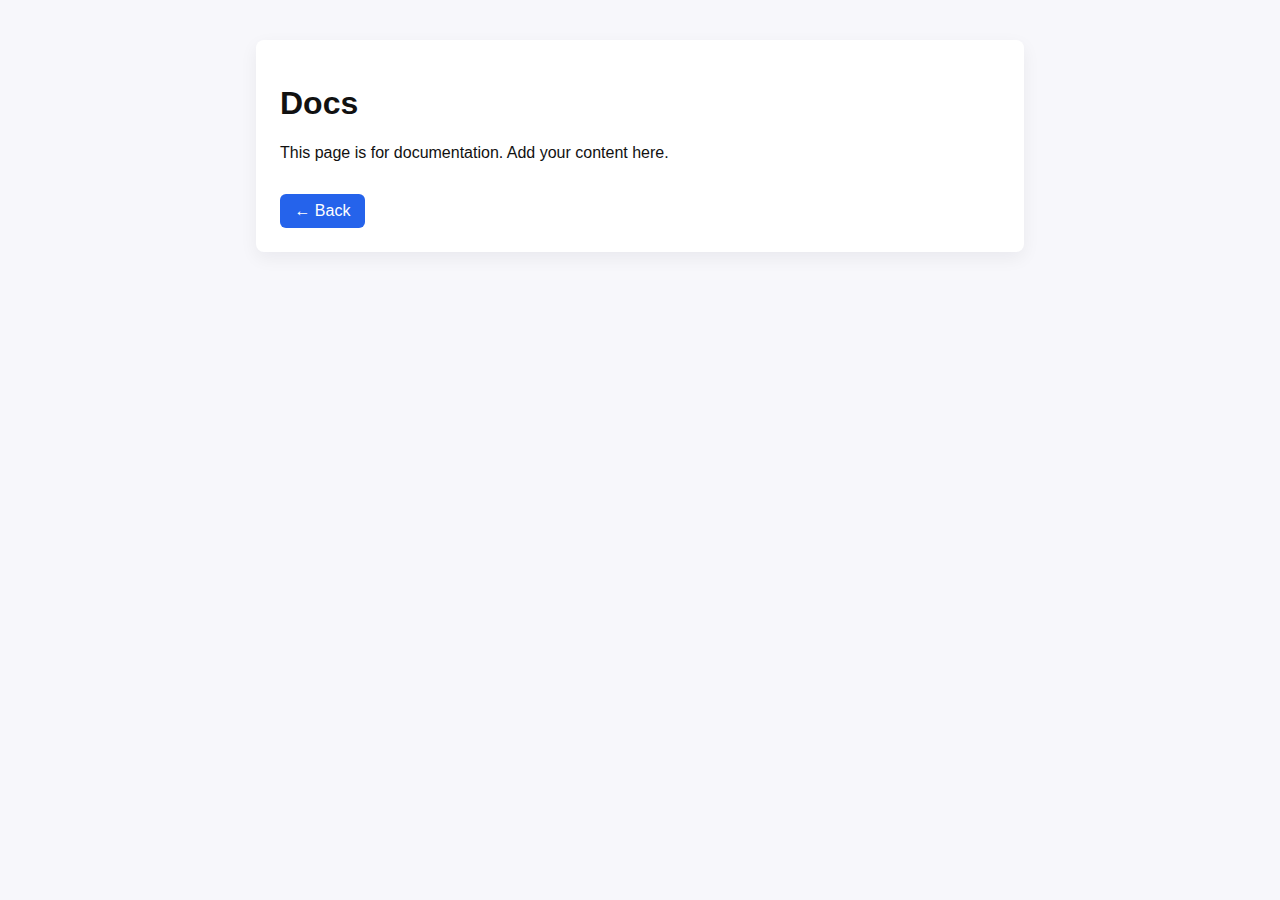
<file: docs.html>
<!doctype html>
<html lang="en">
<head>
  <meta charset="utf-8" />
  <meta name="viewport" content="width=device-width,initial-scale=1" />
  <title>Docs - StudyStuff</title>
  <style>
    body{font-family:Segoe UI,Roboto,Arial,sans-serif;padding:2rem;background:#f7f7fb;color:#111}
    .card{max-width:720px;margin:0 auto;background:#fff;padding:1.5rem;border-radius:8px;box-shadow:0 6px 18px rgba(20,20,40,0.06)}
    a.button{display:inline-block;margin-top:1rem;padding:0.5rem 0.9rem;background:#2563eb;color:#fff;border-radius:6px;text-decoration:none}
  </style>
</head>
<body>
  <div class="card">
    <h1>Docs</h1>
    <p>This page is for documentation. Add your content here.</p>
    <a class="button" href="index.html">← Back</a>
  </div>
</body>
</html>
</file>
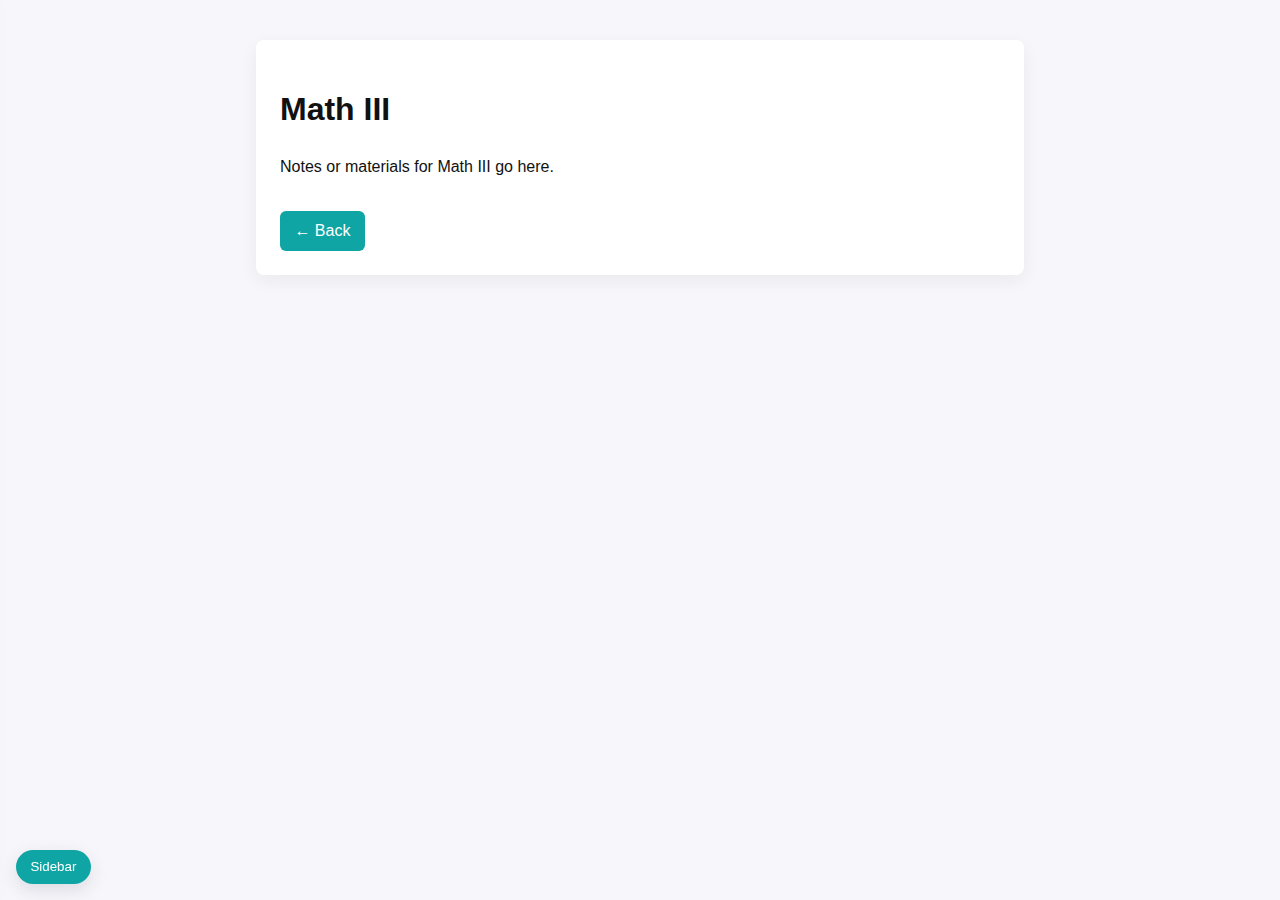
<file: math3.html>
<!doctype html>
<html lang="en">
<head>
  <meta charset="utf-8" />
  <meta name="viewport" content="width=device-width,initial-scale=1" />
  <title>Math III — StudyStuff</title>
  <style>
    body{font-family:Segoe UI,Roboto,Arial,sans-serif;line-height:1.5;padding:2rem;background:#f7f7fb;color:#111}
    .card{max-width:720px;margin:0 auto;background:#fff;padding:1.5rem;border-radius:8px;box-shadow:0 6px 18px rgba(20,20,40,0.06)}
    a.button{display:inline-block;margin-top:1rem;padding:0.5rem 0.9rem;background:#0ea5a4;color:#fff;border-radius:6px;text-decoration:none}
    /* Sidebar styles */
    #sidebar-overlay{position:fixed;inset:0;background:rgba(0,0,0,0.35);opacity:0;pointer-events:none;transition:opacity .18s ease;z-index:1190}
    #sidebar-overlay.visible{opacity:1;pointer-events:auto}
    #sidebar{position:fixed;left:0;top:0;height:100%;width:320px;max-width:90vw;background:#fff;border-right:1px solid rgba(0,0,0,0.06);box-shadow:10px 0 30px rgba(20,20,40,0.12);transform:translateX(-110%);transition:transform .22s cubic-bezier(.2,.9,.3,1);display:flex;flex-direction:column;z-index:1200}
    #sidebar.open{transform:translateX(0)}
    #sidebar .sidebar-header{padding:1rem;border-bottom:1px solid rgba(0,0,0,0.04);display:flex;align-items:center;justify-content:space-between}
    #sidebar .sidebar-body{padding:1rem;overflow:auto;flex:1}
    #sidebar .sidebar-body li{cursor:pointer;padding:0.15rem 0.25rem;border-radius:4px}
    #sidebar .sidebar-body li:hover{background:rgba(37,99,235,0.06)}
    #sidebar .sidebar-body li.active{background:rgba(14,165,164,0.12);font-weight:600}
    #open-sidebar-btn{position:fixed;left:1rem;bottom:1rem;z-index:1300;padding:0.6rem 0.9rem;border-radius:999px;border:none;background:#0ea5a4;color:#fff;box-shadow:0 6px 18px rgba(20,20,40,0.12);cursor:pointer}
    #sidebar .close-btn{background:transparent;border:none;font-size:1.1rem;cursor:pointer}
  </style>
</head>
<body>
  <!-- Sidebar -->
  <button id="open-sidebar-btn" type="button">Sidebar</button>
  <div id="sidebar-overlay"></div>
  <aside id="sidebar" aria-hidden="true">
    <div class="sidebar-header">
      <strong>StudyStuff:</strong>
      <button class="close-btn" id="close-sidebar" aria-label="Close sidebar">✕</button>
    </div>
    <div class="sidebar-body">
      <section><h3>Testing:</h3><ul><li class="sidebar-item" data-id="act">ACT</li><li class="sidebar-item" data-id="sat">SAT</li><li class="sidebar-item" data-id="psat">PSAT</li></ul></section>
      <section><h3>Math:</h3><ul><li class="sidebar-item" data-id="math3">Math III</li></ul></section>
      <section><h3>History:</h3><ul><li class="sidebar-item" data-id="apworld">AP World History</li></ul></section>
      <section><h3>Science:</h3><ul><li class="sidebar-item" data-id="bio1">Biology I Honors</li></ul></section>
    </div>
  </aside>

  <div class="card">
    <h1>Math III</h1>
    <p>Notes or materials for Math III go here.</p>
    <a class="button" href="index.html">← Back</a>
  </div>

  <script>
    (function initSidebar(){
      const openBtn = document.getElementById('open-sidebar-btn');
      const overlay = document.getElementById('sidebar-overlay');
      const sidebar = document.getElementById('sidebar');
      const closeBtn = document.getElementById('close-sidebar');
      if (!openBtn || !overlay || !sidebar || !closeBtn) return;
      function showSidebar(){ sidebar.classList.add('open'); overlay.classList.add('visible'); sidebar.setAttribute('aria-hidden','false'); }
      function hideSidebar(){ sidebar.classList.remove('open'); overlay.classList.remove('visible'); sidebar.setAttribute('aria-hidden','true'); }
      openBtn.addEventListener('click', showSidebar);
      closeBtn.addEventListener('click', hideSidebar);
      overlay.addEventListener('click', hideSidebar);
      document.addEventListener('keydown', (e)=>{ if (e.key === 'Escape') hideSidebar(); });
      const sidebarItems = Array.from(document.querySelectorAll('.sidebar-item'));
      sidebarItems.forEach(item=>{ item.addEventListener('click', ()=>{ const id = item.dataset.id; if(id) window.location.href = id + '.html'; }); });
    })();
  </script>

</body>
</html>
</file>
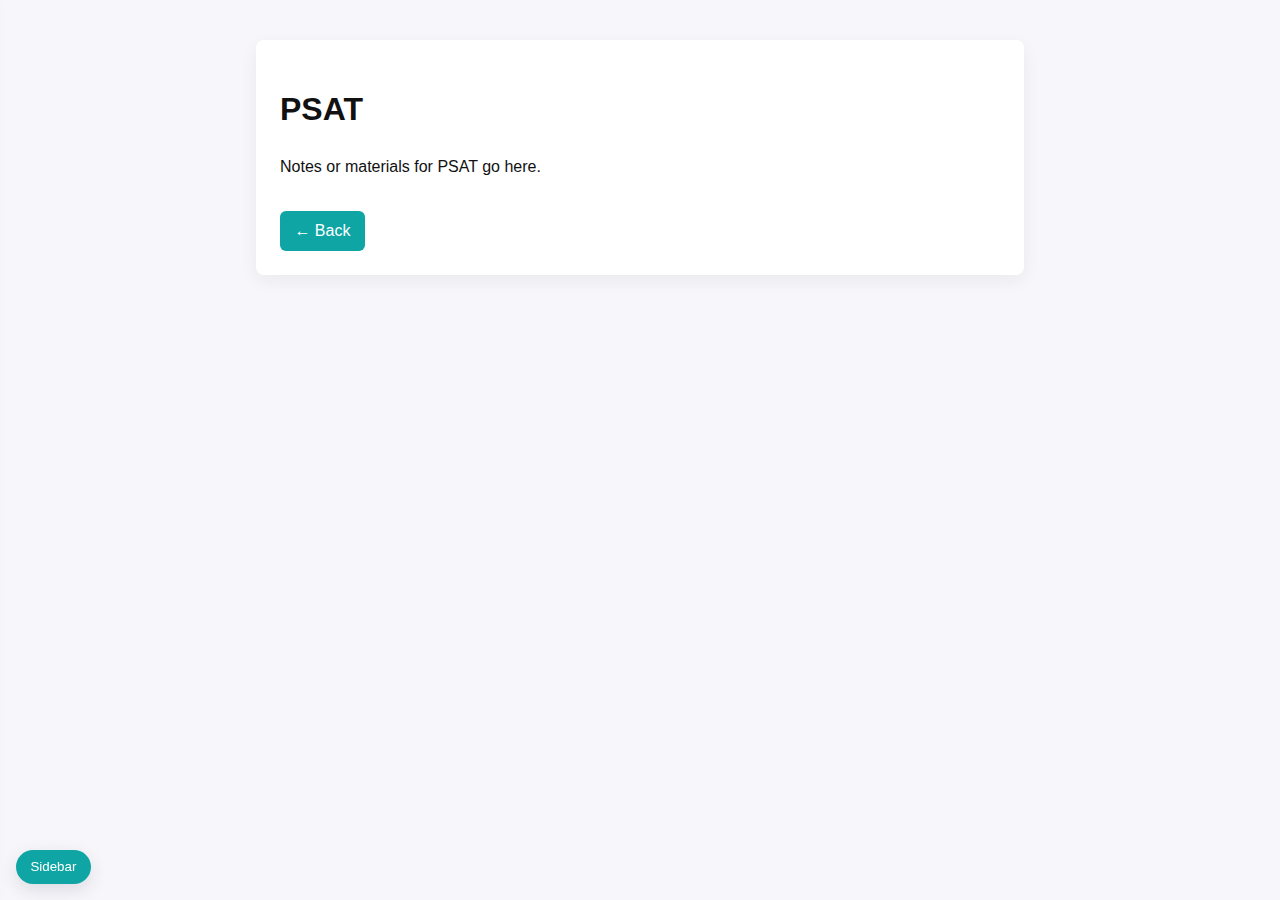
<file: psat.html>
<!doctype html>
<html lang="en">
<head>
  <meta charset="utf-8" />
  <meta name="viewport" content="width=device-width,initial-scale=1" />
  <title>PSAT — StudyStuff</title>
  <style>
    body{font-family:Segoe UI,Roboto,Arial,sans-serif;line-height:1.5;padding:2rem;background:#f7f7fb;color:#111}
    .card{max-width:720px;margin:0 auto;background:#fff;padding:1.5rem;border-radius:8px;box-shadow:0 6px 18px rgba(20,20,40,0.06)}
    a.button{display:inline-block;margin-top:1rem;padding:0.5rem 0.9rem;background:#0ea5a4;color:#fff;border-radius:6px;text-decoration:none}
    /* Sidebar styles */
    #sidebar-overlay{position:fixed;inset:0;background:rgba(0,0,0,0.35);opacity:0;pointer-events:none;transition:opacity .18s ease;z-index:1190}
    #sidebar-overlay.visible{opacity:1;pointer-events:auto}
    #sidebar{position:fixed;left:0;top:0;height:100%;width:320px;max-width:90vw;background:#fff;border-right:1px solid rgba(0,0,0,0.06);box-shadow:10px 0 30px rgba(20,20,40,0.12);transform:translateX(-110%);transition:transform .22s cubic-bezier(.2,.9,.3,1);display:flex;flex-direction:column;z-index:1200}
    #sidebar.open{transform:translateX(0)}
    #sidebar .sidebar-header{padding:1rem;border-bottom:1px solid rgba(0,0,0,0.04);display:flex;align-items:center;justify-content:space-between}
    #sidebar .sidebar-body{padding:1rem;overflow:auto;flex:1}
    #sidebar .sidebar-body li{cursor:pointer;padding:0.15rem 0.25rem;border-radius:4px}
    #sidebar .sidebar-body li:hover{background:rgba(37,99,235,0.06)}
    #sidebar .sidebar-body li.active{background:rgba(14,165,164,0.12);font-weight:600}
    #open-sidebar-btn{position:fixed;left:1rem;bottom:1rem;z-index:1300;padding:0.6rem 0.9rem;border-radius:999px;border:none;background:#0ea5a4;color:#fff;box-shadow:0 6px 18px rgba(20,20,40,0.12);cursor:pointer}
    #sidebar .close-btn{background:transparent;border:none;font-size:1.1rem;cursor:pointer}
  </style>
</head>
<body>
  <!-- Sidebar -->
  <button id="open-sidebar-btn" type="button">Sidebar</button>
  <div id="sidebar-overlay"></div>
  <aside id="sidebar" aria-hidden="true">
    <div class="sidebar-header">
      <strong>StudyStuff:</strong>
      <button class="close-btn" id="close-sidebar" aria-label="Close sidebar">✕</button>
    </div>
    <div class="sidebar-body">
      <section><h3>Testing:</h3><ul><li class="sidebar-item" data-id="act">ACT</li><li class="sidebar-item" data-id="sat">SAT</li><li class="sidebar-item" data-id="psat">PSAT</li></ul></section>
      <section><h3>Math:</h3><ul><li class="sidebar-item" data-id="math3">Math III</li></ul></section>
      <section><h3>History:</h3><ul><li class="sidebar-item" data-id="apworld">AP World History</li></ul></section>
      <section><h3>Science:</h3><ul><li class="sidebar-item" data-id="bio1">Biology I Honors</li></ul></section>
    </div>
  </aside>

  <div class="card">
    <h1>PSAT</h1>
    <p>Notes or materials for PSAT go here.</p>
    <a class="button" href="index.html">← Back</a>
  </div>

  <script>
    (function initSidebar(){
      const openBtn = document.getElementById('open-sidebar-btn');
      const overlay = document.getElementById('sidebar-overlay');
      const sidebar = document.getElementById('sidebar');
      const closeBtn = document.getElementById('close-sidebar');
      if (!openBtn || !overlay || !sidebar || !closeBtn) return;
      function showSidebar(){ sidebar.classList.add('open'); overlay.classList.add('visible'); sidebar.setAttribute('aria-hidden','false'); }
      function hideSidebar(){ sidebar.classList.remove('open'); overlay.classList.remove('visible'); sidebar.setAttribute('aria-hidden','true'); }
      openBtn.addEventListener('click', showSidebar);
      closeBtn.addEventListener('click', hideSidebar);
      overlay.addEventListener('click', hideSidebar);
      document.addEventListener('keydown', (e)=>{ if (e.key === 'Escape') hideSidebar(); });
      const sidebarItems = Array.from(document.querySelectorAll('.sidebar-item'));
      sidebarItems.forEach(item=>{ item.addEventListener('click', ()=>{ const id = item.dataset.id; if(id) window.location.href = id + '.html'; }); });
    })();
  </script>

</body>
</html>
</file>
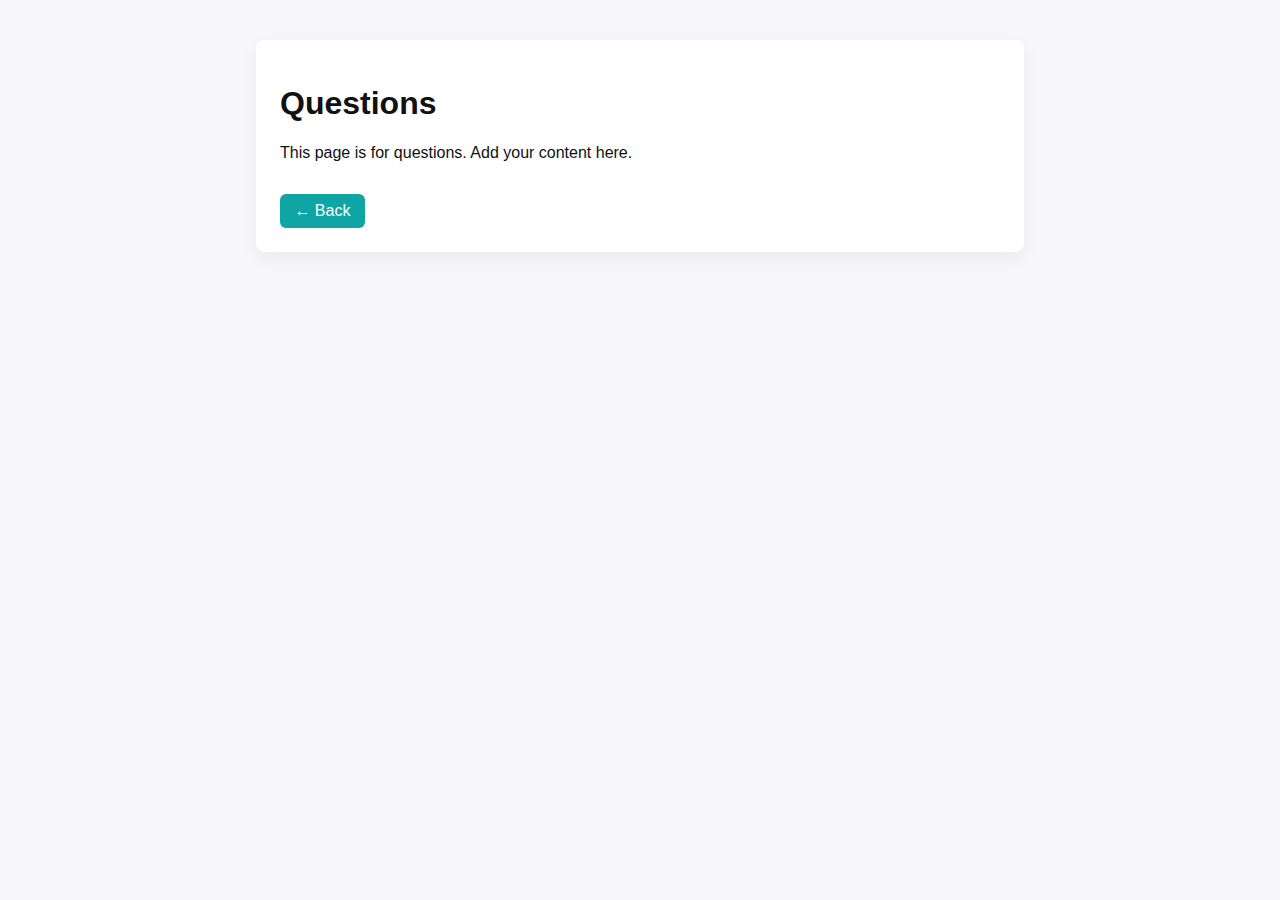
<file: questions.html>
<!doctype html>
<html lang="en">
<head>
  <meta charset="utf-8" />
  <meta name="viewport" content="width=device-width,initial-scale=1" />
  <title>Questions — StudyStuff</title>
  <style>
    body{font-family:Segoe UI,Roboto,Arial,sans-serif;padding:2rem;background:#f7f7fb;color:#111}
    .card{max-width:720px;margin:0 auto;background:#fff;padding:1.5rem;border-radius:8px;box-shadow:0 6px 18px rgba(20,20,40,0.06)}
    a.button{display:inline-block;margin-top:1rem;padding:0.5rem 0.9rem;background:#0ea5a4;color:#fff;border-radius:6px;text-decoration:none}
  </style>
</head>
<body>
  <div class="card">
    <h1>Questions</h1>
    <p>This page is for questions. Add your content here.</p>
    <a class="button" href="index.html">← Back</a>
  </div>
</body>
</html>
</file>
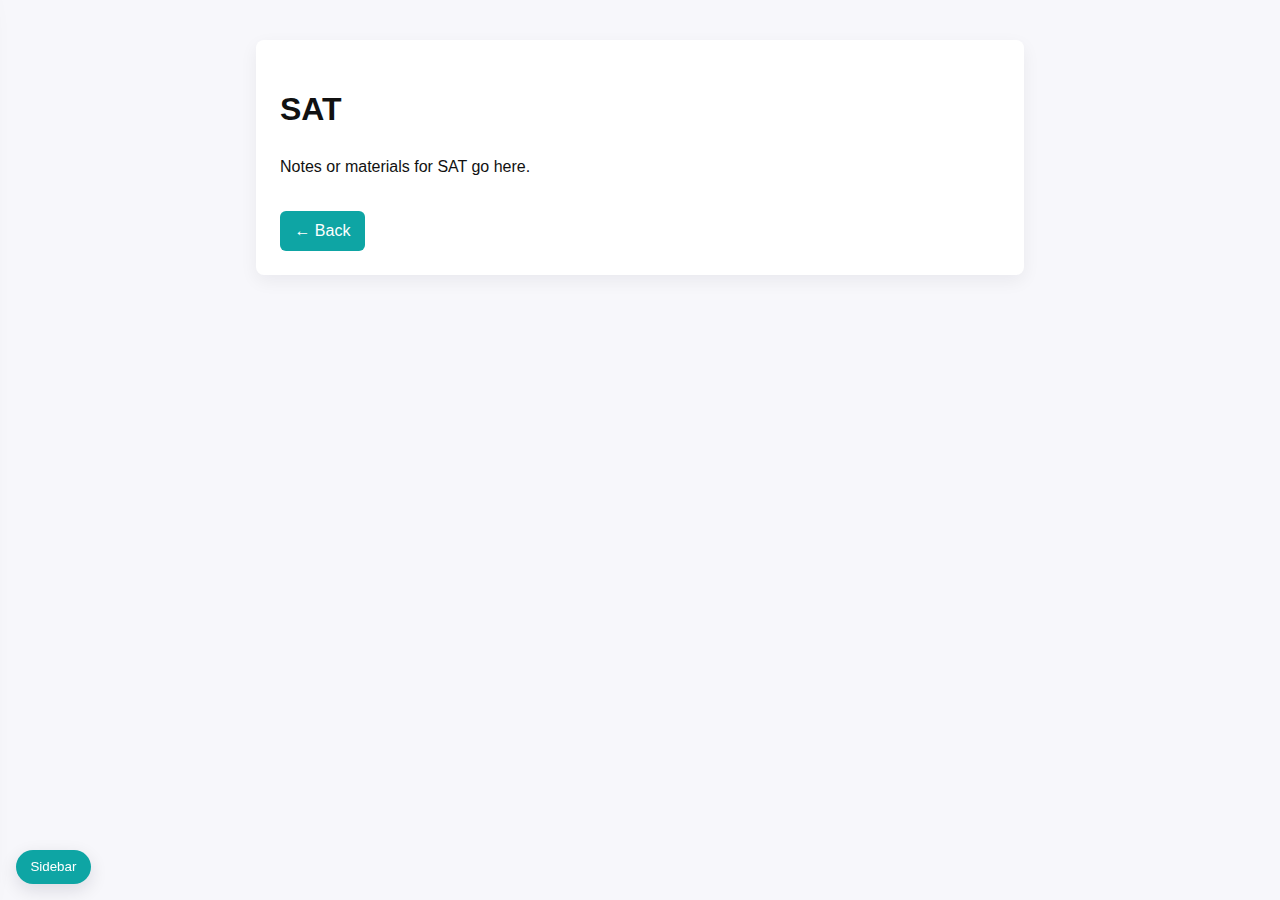
<file: sat.html>
<!doctype html>
<html lang="en">
<head>
  <meta charset="utf-8" />
  <meta name="viewport" content="width=device-width,initial-scale=1" />
  <title>SAT — StudyStuff</title>
  <style>
    body{font-family:Segoe UI,Roboto,Arial,sans-serif;line-height:1.5;padding:2rem;background:#f7f7fb;color:#111}
    .card{max-width:720px;margin:0 auto;background:#fff;padding:1.5rem;border-radius:8px;box-shadow:0 6px 18px rgba(20,20,40,0.06)}
    a.button{display:inline-block;margin-top:1rem;padding:0.5rem 0.9rem;background:#0ea5a4;color:#fff;border-radius:6px;text-decoration:none}
    /* Sidebar styles */
    #sidebar-overlay{position:fixed;inset:0;background:rgba(0,0,0,0.35);opacity:0;pointer-events:none;transition:opacity .18s ease;z-index:1190}
    #sidebar-overlay.visible{opacity:1;pointer-events:auto}
    #sidebar{position:fixed;left:0;top:0;height:100%;width:320px;max-width:90vw;background:#fff;border-right:1px solid rgba(0,0,0,0.06);box-shadow:10px 0 30px rgba(20,20,40,0.12);transform:translateX(-110%);transition:transform .22s cubic-bezier(.2,.9,.3,1);display:flex;flex-direction:column;z-index:1200}
    #sidebar.open{transform:translateX(0)}
    #sidebar .sidebar-header{padding:1rem;border-bottom:1px solid rgba(0,0,0,0.04);display:flex;align-items:center;justify-content:space-between}
    #sidebar .sidebar-body{padding:1rem;overflow:auto;flex:1}
    #sidebar .sidebar-body li{cursor:pointer;padding:0.15rem 0.25rem;border-radius:4px}
    #sidebar .sidebar-body li:hover{background:rgba(37,99,235,0.06)}
    #sidebar .sidebar-body li.active{background:rgba(14,165,164,0.12);font-weight:600}
    #open-sidebar-btn{position:fixed;left:1rem;bottom:1rem;z-index:1300;padding:0.6rem 0.9rem;border-radius:999px;border:none;background:#0ea5a4;color:#fff;box-shadow:0 6px 18px rgba(20,20,40,0.12);cursor:pointer}
    #sidebar .close-btn{background:transparent;border:none;font-size:1.1rem;cursor:pointer}
  </style>
</head>
<body>
  <!-- Sidebar -->
  <button id="open-sidebar-btn" type="button" onclick="document.getElementById('sidebar').classList.add('open');document.getElementById('sidebar-overlay').classList.add('visible');document.getElementById('sidebar').setAttribute('aria-hidden','false')">Sidebar</button>
  <div id="sidebar-overlay"></div>
  <aside id="sidebar" aria-hidden="true">
    <div class="sidebar-header">
      <strong>StudyStuff:</strong>
      <button class="close-btn" id="close-sidebar" aria-label="Close sidebar">✕</button>
    </div>
    <div class="sidebar-body">
      <section><h3>Testing:</h3><ul><li class="sidebar-item" data-id="act">ACT</li><li class="sidebar-item" data-id="sat">SAT</li><li class="sidebar-item" data-id="psat">PSAT</li></ul></section>
      <section><h3>Math:</h3><ul><li class="sidebar-item" data-id="math3">Math III</li></ul></section>
      <section><h3>History:</h3><ul><li class="sidebar-item" data-id="apworld">AP World History</li></ul></section>
      <section><h3>Science:</h3><ul><li class="sidebar-item" data-id="bio1">Biology I Honors</li></ul></section>
    </div>
  </aside>

  <div class="card">
    <h1>SAT</h1>
    <p>Notes or materials for SAT go here.</p>
    <a class="button" href="index.html">← Back</a>
  </div>

  <script>
    (function initSidebar(){
      const openBtn = document.getElementById('open-sidebar-btn');
      const overlay = document.getElementById('sidebar-overlay');
      const sidebar = document.getElementById('sidebar');
      const closeBtn = document.getElementById('close-sidebar');
      if (!openBtn || !overlay || !sidebar || !closeBtn) return;
      function showSidebar(){ sidebar.classList.add('open'); overlay.classList.add('visible'); sidebar.setAttribute('aria-hidden','false'); }
      function hideSidebar(){ sidebar.classList.remove('open'); overlay.classList.remove('visible'); sidebar.setAttribute('aria-hidden','true'); }
      openBtn.addEventListener('click', showSidebar);
      closeBtn.addEventListener('click', hideSidebar);
      overlay.addEventListener('click', hideSidebar);
      document.addEventListener('keydown', (e)=>{ if (e.key === 'Escape') hideSidebar(); });
      const sidebarItems = Array.from(document.querySelectorAll('.sidebar-item'));
      sidebarItems.forEach(item=>{ item.addEventListener('click', ()=>{ const id = item.dataset.id; if(id) window.location.href = id + '.html'; }); });
    })();
  </script>

</body>
</html>
</file>
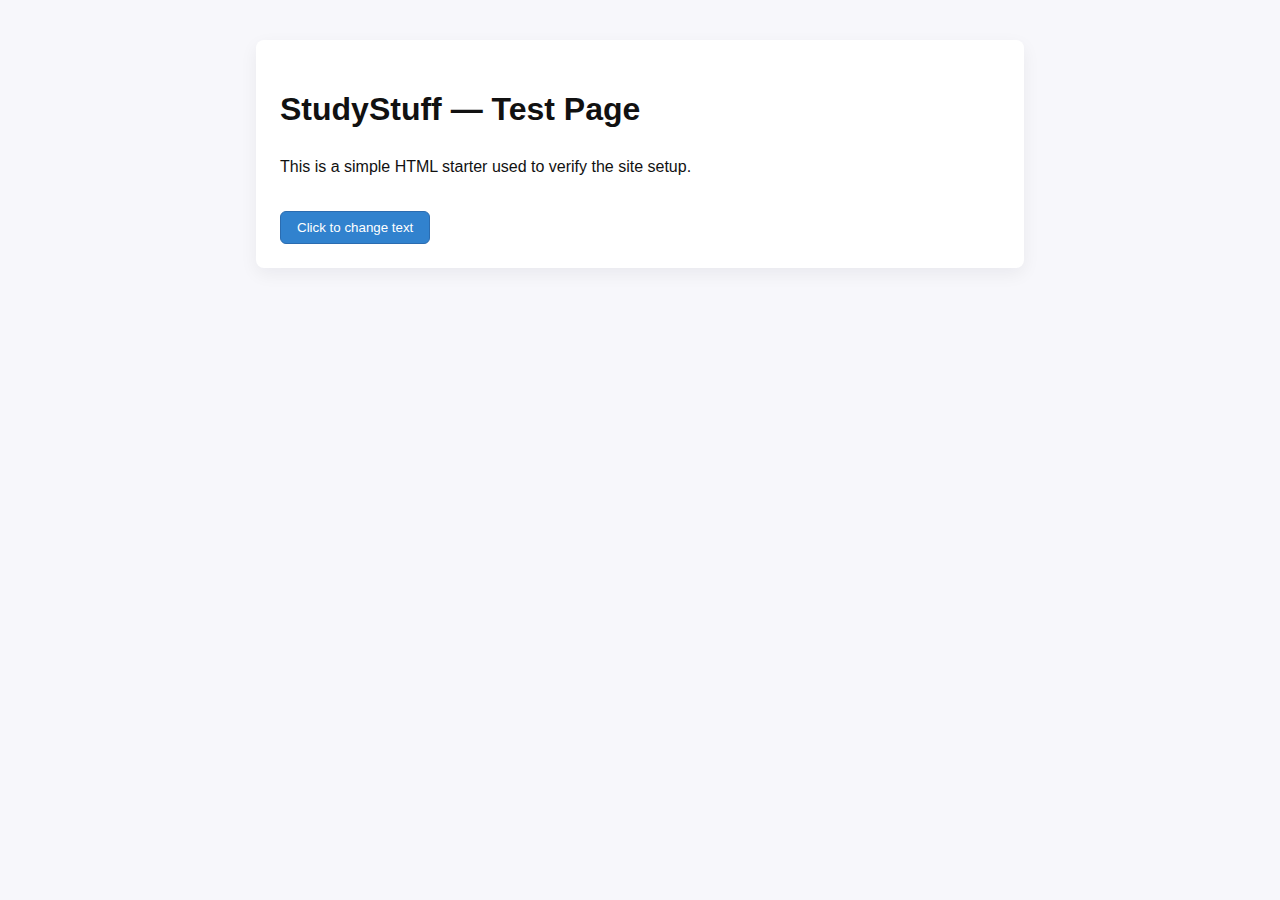
<file: test.html>
<!doctype html>
<html lang="en">
	<head>
		<meta charset="utf-8" />
		<meta name="viewport" content="width=device-width,initial-scale=1" />
		<title>StudyStuff — Test Page</title>
		<style>
			body{font-family:Segoe UI,Roboto,Arial,sans-serif;line-height:1.5;padding:2rem;background:#f7f7fb;color:#111}
			main{max-width:720px;margin:0 auto;background:#fff;padding:1.5rem;border-radius:8px;box-shadow:0 6px 18px rgba(20,20,40,0.06)}
			button{margin-top:1rem;padding:0.5rem 1rem;border-radius:6px;border:1px solid #2b6cb0;background:#3182ce;color:#fff;cursor:pointer}
		</style>
	</head>
	<body>
		<main>
			<h1>StudyStuff — Test Page</h1>
			<p id="message">This is a simple HTML starter used to verify the site setup.</p>
			<button id="testBtn">Click to change text</button>
			<script>
				const btn = document.getElementById('testBtn');
				const msg = document.getElementById('message');
				btn.addEventListener('click', ()=>{
					const now = new Date().toLocaleTimeString();
					msg.textContent = `Button clicked at ${now}`;
				});
			</script>
		</main>
	</body>
</html>
</file>
<file: bio1.css>
:root{--bg:#f7f7fb;--card:#fff;--accent:#0ea5a4;--muted:#6b7280}
body{font-family:Segoe UI,Roboto,Arial,sans-serif;margin:0;padding:0;background:var(--bg);color:#111}
.page{max-width:1100px;margin:1.5rem auto;padding:1rem;display:grid;grid-template-columns:1fr 300px;gap:1rem}
.card{background:var(--card);padding:1rem;border-radius:8px;box-shadow:0 6px 18px rgba(20,20,40,0.06)}
h1{margin:.2rem 0 1rem}

.notes{display:block}
.unit{margin-bottom:1.25rem}
.unit h2{margin:.4rem 0}
.subunit{margin:0.5rem 0;padding:0.6rem;border-left:3px solid rgba(0,0,0,0.04);background:rgba(0,0,0,0.01);border-radius:4px}
.note-controls{display:flex;gap:.5rem;flex-wrap:wrap;margin-bottom:.75rem}
.btn{background:var(--accent);color:white;padding:.35rem .6rem;border-radius:6px;text-decoration:none;border:none;cursor:pointer}
.btn.secondary{background:#2563eb}
.micro{font-size:.85rem;color:var(--muted)}

.toc{position:relative}
.toc-inner{position:sticky;top:1rem}
.toc h3{margin:.2rem 0}
.toc-list{list-style:none;padding:0;margin:0;display:block}
.toc-list li{padding:.35rem .4rem;border-radius:6px;cursor:pointer}
.toc-list li:hover{background:rgba(37,99,235,0.06)}
.toc-list .sub{font-size:.95rem;color:var(--muted);padding-left:.8rem}
.toc-actions{display:flex;gap:.4rem;margin-bottom:.6rem}
.search{width:100%;padding:.4rem;border-radius:6px;border:1px solid rgba(0,0,0,0.08)}
.choice::after{content:'›';float:right;color:#94a3b8;font-weight:600}
.choice.selected::after{color:#0ea5a4}
mark{background:gold;color:#000;padding:0 .12rem;border-radius:2px}

.quiz .score{display:flex;justify-content:space-between;align-items:center;margin-bottom:.6rem}
.question{margin:0.4rem 0 0.8rem}
.choices{display:flex;flex-direction:column;gap:.5rem}
.choice{display:flex;align-items:center;justify-content:space-between;padding:.6rem;border-radius:6px;border:1px solid rgba(0,0,0,0.06);cursor:pointer;background:white}
.choice.selected{outline:2px solid rgba(37,99,235,0.22)}
.choice.correct{background:rgba(16,185,129,0.12);border-color:rgba(16,185,129,0.2)}
.choice.wrong{background:rgba(239,68,68,0.06);border-color:rgba(239,68,68,0.12)}
.small{font-size:.9rem;color:var(--muted)}
.controls{display:flex;gap:.5rem;margin-top:.75rem}
.controls .btn.disabled{opacity:.5;pointer-events:none}

@media (max-width:900px){
  .page{grid-template-columns:1fr;}
  .toc{order:2}
  .toc-inner{position:static;margin-top:1rem}
}

#sidebar-overlay{position:fixed;inset:0;background:rgba(0,0,0,0.35);opacity:0;pointer-events:none;transition:opacity .18s ease;z-index:1190}
#sidebar-overlay.visible{opacity:1;pointer-events:auto}
#sidebar{position:fixed;left:0;top:0;height:100%;width:320px;max-width:90vw;background:#fff;border-right:1px solid rgba(0,0,0,0.06);box-shadow:10px 0 30px rgba(20,20,40,0.12);transform:translateX(-110%);transition:transform .22s cubic-bezier(.2,.9,.3,1);display:flex;flex-direction:column;z-index:1200}
#sidebar.open{transform:translateX(0)}
#sidebar .sidebar-header{padding:1rem;border-bottom:1px solid rgba(0,0,0,0.04);display:flex;align-items:center;justify-content:space-between}
#sidebar .sidebar-body{padding:1rem;overflow:auto;flex:1}
#sidebar .sidebar-body li{cursor:pointer;padding:0.15rem 0.25rem;border-radius:4px}
#sidebar .sidebar-body li:hover{background:rgba(37,99,235,0.06)}
.card-header{display:flex;align-items:center;justify-content:space-between;flex-wrap:wrap;gap:.5rem}
.card h2{font-size:1.5rem;margin:.3rem 0 .6rem;font-weight:600}
#sidebar .close-btn{background:transparent;border:none;font-size:1.1rem;cursor:pointer}
#open-sidebar-btn{position:fixed;left:1.5rem;bottom:1.5rem;z-index:1300;padding:0.6rem 1.2rem;border-radius:999px;border:none;background:#0ea5a4;color:#fff;box-shadow:0 6px 18px rgba(20,20,40,0.12);cursor:pointer}
#clock{position:fixed;right:1.5rem;bottom:1.5rem;z-index:1300;padding:0.6rem 1.2rem;border-radius:999px;background:#fff;color:#111;box-shadow:0 6px 18px rgba(20,20,40,0.12);font-weight:600;font-size:1rem}
.unit-tree{list-style:none;padding:0;margin:0}
.unit-tree li{padding:.25rem 0}
.unit-tree .unit-item{display:flex;justify-content:space-between;align-items:center;font-weight:600}
.unit-tree .unit-item span:hover{color:var(--accent)}
.unit-tree .subunit-item{display:flex;justify-content:space-between;align-items:center;padding-left:1.2rem;font-size:.9rem;color:var(--muted)}
.unit-tree .subunit-item:hover{color:var(--accent)}
</file>
